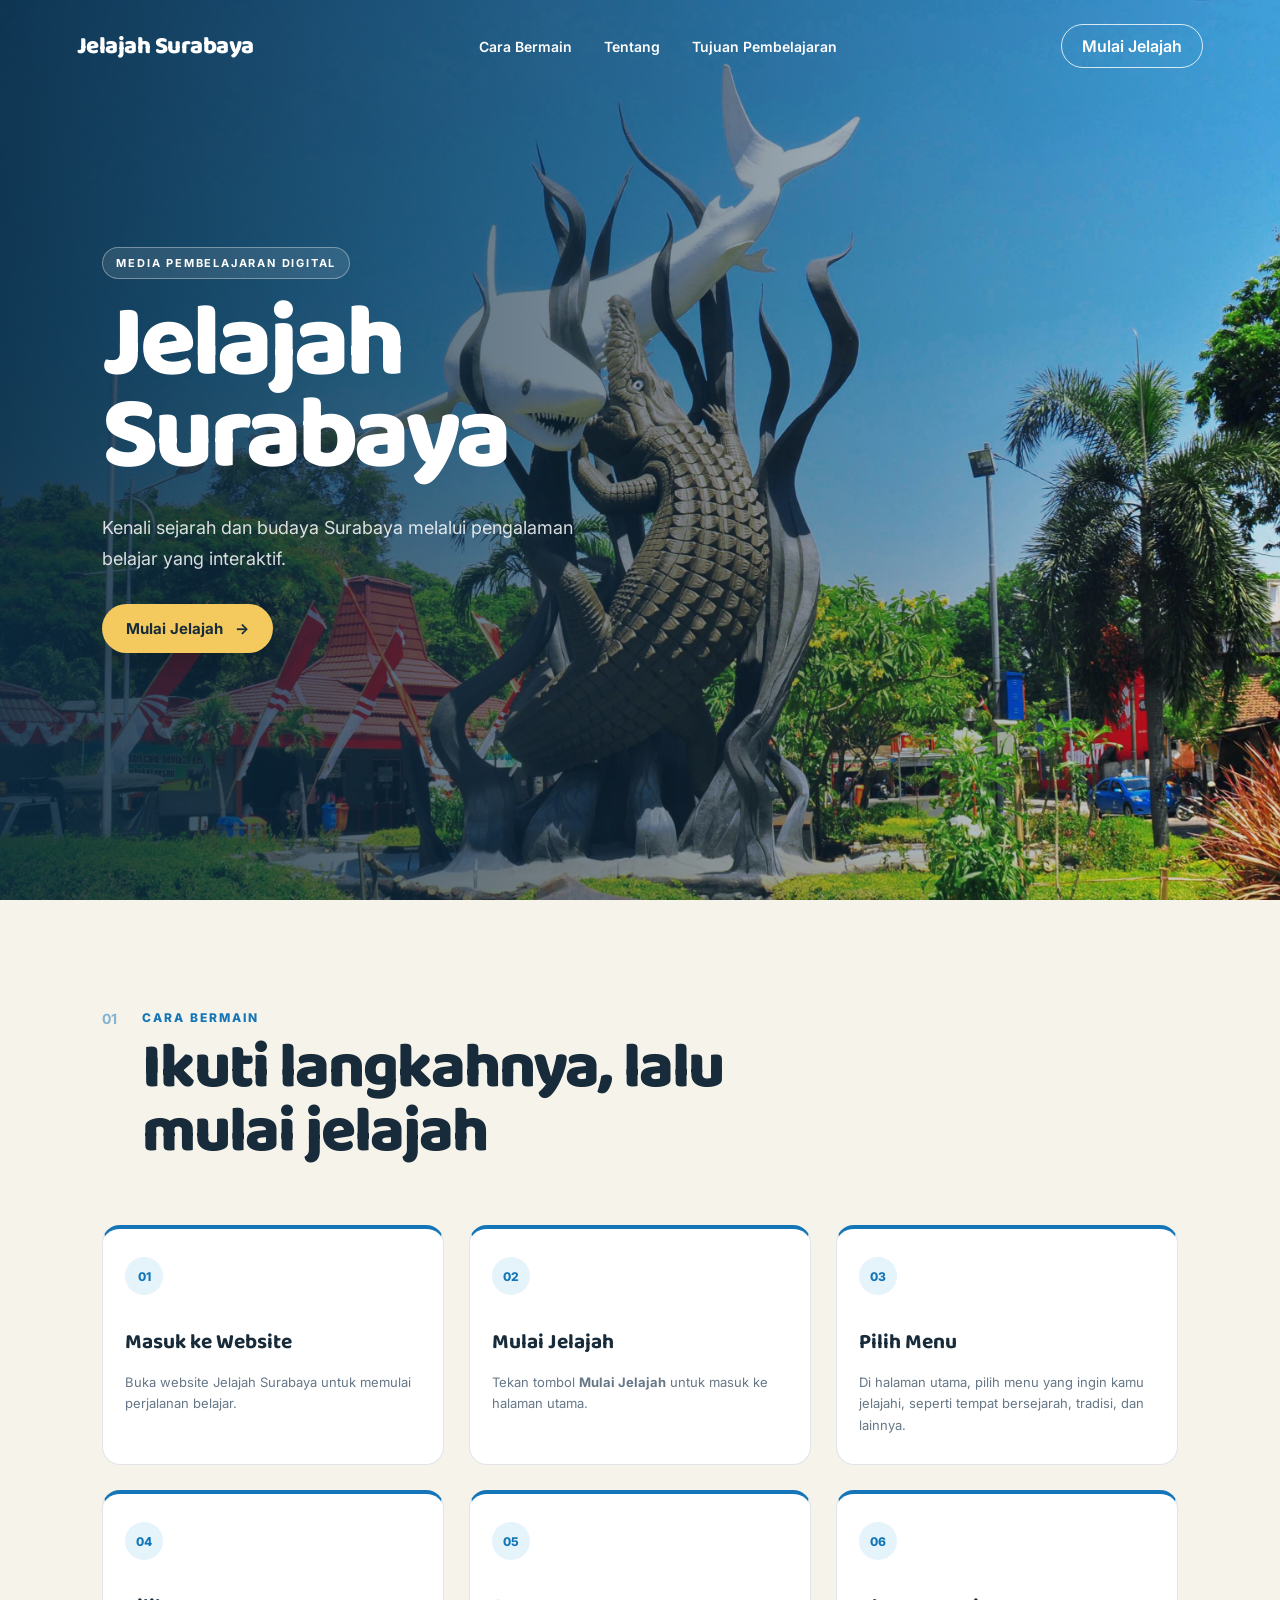
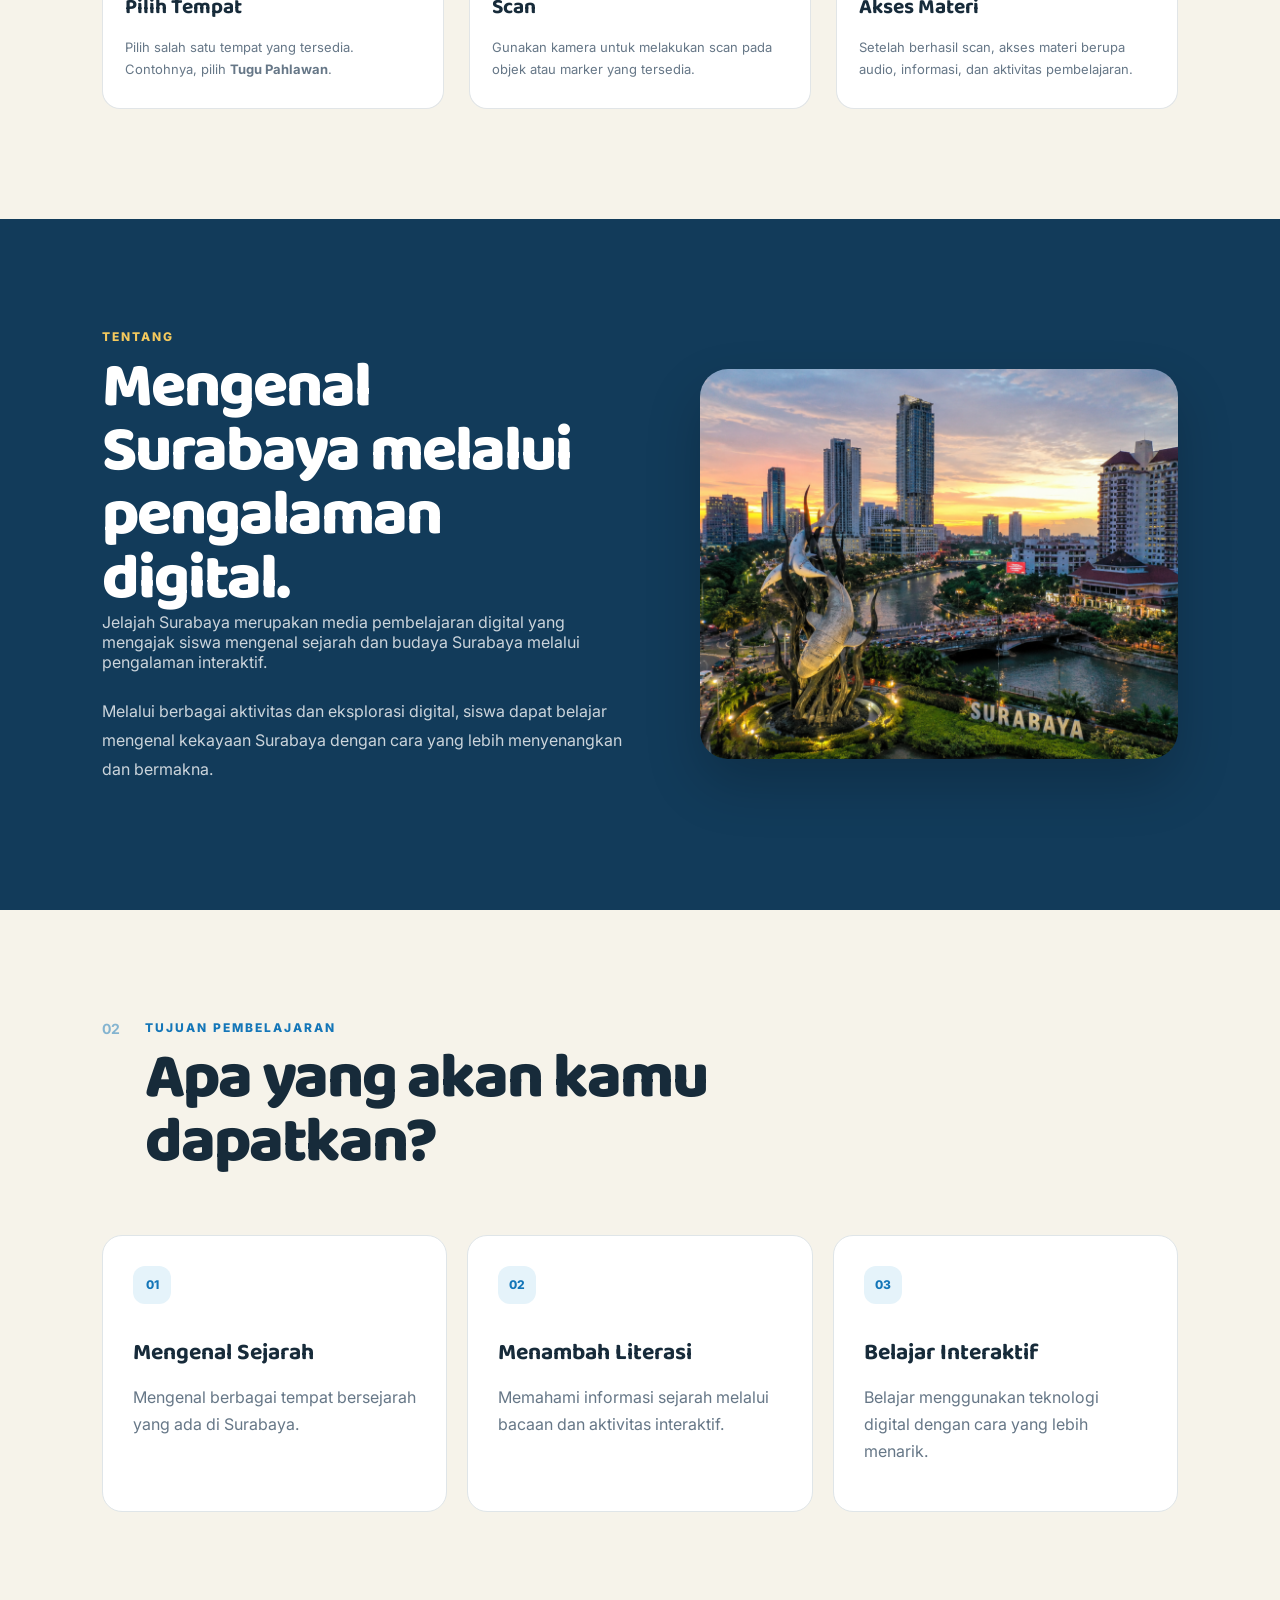
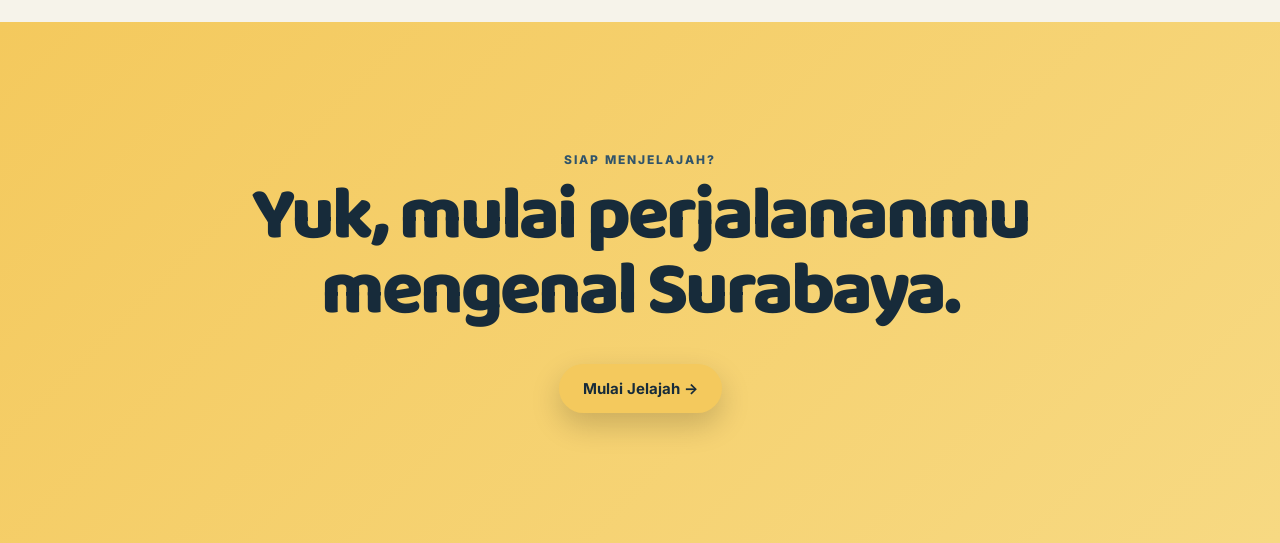
<file: index.html>
<!DOCTYPE html>
<html lang="id">
<head>
  <meta charset="UTF-8">
  <meta name="viewport" content="width=device-width, initial-scale=1.0">
  <title>Jelajah Surabaya — Etnopedagogical AR</title>
  <link rel="stylesheet" href="style.css">
</head>
<body>
  <section id="landing" class="landing">

    <!-- NAVBAR -->
    <header class="site-header">
        <div class="site-logo">
            Jelajah Surabaya
        </div>

        <nav class="site-nav">
            <a href="#cara-bermain">Cara Bermain</a>
            <a href="#tentang">Tentang</a>
            <a href="#tujuan">Tujuan Pembelajaran</a>
        </nav>
<a href="home.html">
      <button class="btn-header" data-go="home">
            Mulai Jelajah
        </button>
  
</a>
    </header>


    <!-- HERO -->
    <section class="landing-hero">

        <div class="hero-overlay"></div>

        <div class="hero-content">
            <span class="hero-label">
                MEDIA PEMBELAJARAN DIGITAL
            </span>

            <h1>
                Jelajah<br>
                Surabaya
            </h1>

            <p>
                Kenali sejarah dan budaya Surabaya
                melalui pengalaman belajar yang interaktif.
            </p>
<a href="home.html">
          <button class="hero-button" data-go="home">
                Mulai Jelajah
                <span>→</span>
            </button>
  
</a>
        </div>

    </section>


<!-- CARA BERMAIN -->
<section id="cara-bermain" class="landing-section">

    <div class="section-heading">
        <span>01</span>

        <div>
            <p class="section-label">CARA BERMAIN</p>
            <h2>Ikuti langkahnya, lalu mulai jelajah</h2>
        </div>
    </div>

    <div class="steps">

        <div class="step">
            <span>01</span>
            <h3>Masuk ke Website</h3>
            <p>
                Buka website Jelajah Surabaya untuk
                memulai perjalanan belajar.
            </p>
        </div>

        <div class="step">
            <span>02</span>
            <h3>Mulai Jelajah</h3>
            <p>
                Tekan tombol <b>Mulai Jelajah</b> untuk
                masuk ke halaman utama.
            </p>
        </div>

        <div class="step">
            <span>03</span>
            <h3>Pilih Menu</h3>
            <p>
                Di halaman utama, pilih menu yang ingin
                kamu jelajahi, seperti tempat bersejarah,
                tradisi, dan lainnya.
            </p>
        </div>

        <div class="step">
            <span>04</span>
            <h3>Pilih Tempat</h3>
            <p>
                Pilih salah satu tempat yang tersedia.
                Contohnya, pilih <b>Tugu Pahlawan</b>.
            </p>
        </div>

        <div class="step">
            <span>05</span>
            <h3>Scan</h3>
            <p>
                Gunakan kamera untuk melakukan scan
                pada objek atau marker yang tersedia.
            </p>
        </div>

        <div class="step">
            <span>06</span>
            <h3>Akses Materi</h3>
            <p>
                Setelah berhasil scan, akses materi
                berupa audio, informasi, dan aktivitas
                pembelajaran.
            </p>
        </div>

    </div>

</section>


<!-- TENTANG -->
<section id="tentang" class="landing-section about-section">

    <div class="about-text">

        <p class="section-label">TENTANG</p>

        <h2>
            Mengenal Surabaya
            melalui pengalaman digital.
        </h2>

        <p>
            Jelajah Surabaya merupakan media pembelajaran digital
            yang mengajak siswa mengenal sejarah dan budaya
            Surabaya melalui pengalaman interaktif.
        </p>

        <p>
            Melalui berbagai aktivitas dan eksplorasi digital,
            siswa dapat belajar mengenal kekayaan Surabaya
            dengan cara yang lebih menyenangkan dan bermakna.
        </p>

    </div>

    <div class="about-image">
        <img src="assets/tentang.jpg" alt="Surabaya">
    </div>

</section>



    <!-- TUJUAN -->
    <section id="tujuan" class="landing-section">

        <div class="section-heading">
            <span>02</span>

            <div>
                <p class="section-label">TUJUAN PEMBELAJARAN</p>
                <h2>Apa yang akan kamu dapatkan?</h2>
            </div>
        </div>

        <div class="goal-grid">

            <div class="goal">
                <span>01</span>
                <h3>Mengenal Sejarah</h3>
                <p>
                    Mengenal berbagai tempat bersejarah
                    yang ada di Surabaya.
                </p>
            </div>

            <div class="goal">
                <span>02</span>
                <h3>Menambah Literasi</h3>
                <p>
                    Memahami informasi sejarah melalui
                    bacaan dan aktivitas interaktif.
                </p>
            </div>

            <div class="goal">
                <span>03</span>
                <h3>Belajar Interaktif</h3>
                <p>
                    Belajar menggunakan teknologi digital
                    dengan cara yang lebih menarik.
                </p>
            </div>

        </div>

    </section>


    <!-- CTA -->
    <section class="landing-cta">

        <p class="section-label">SIAP MENJELAJAH?</p>

        <h2>
            Yuk, mulai perjalananmu
            mengenal Surabaya.
        </h2>
<a href="home.html">
      <button class="hero-button" data-go="home">
            Mulai Jelajah →
        </button>

</a>
  
    </section>

</section>
</body>
</html>
</file>
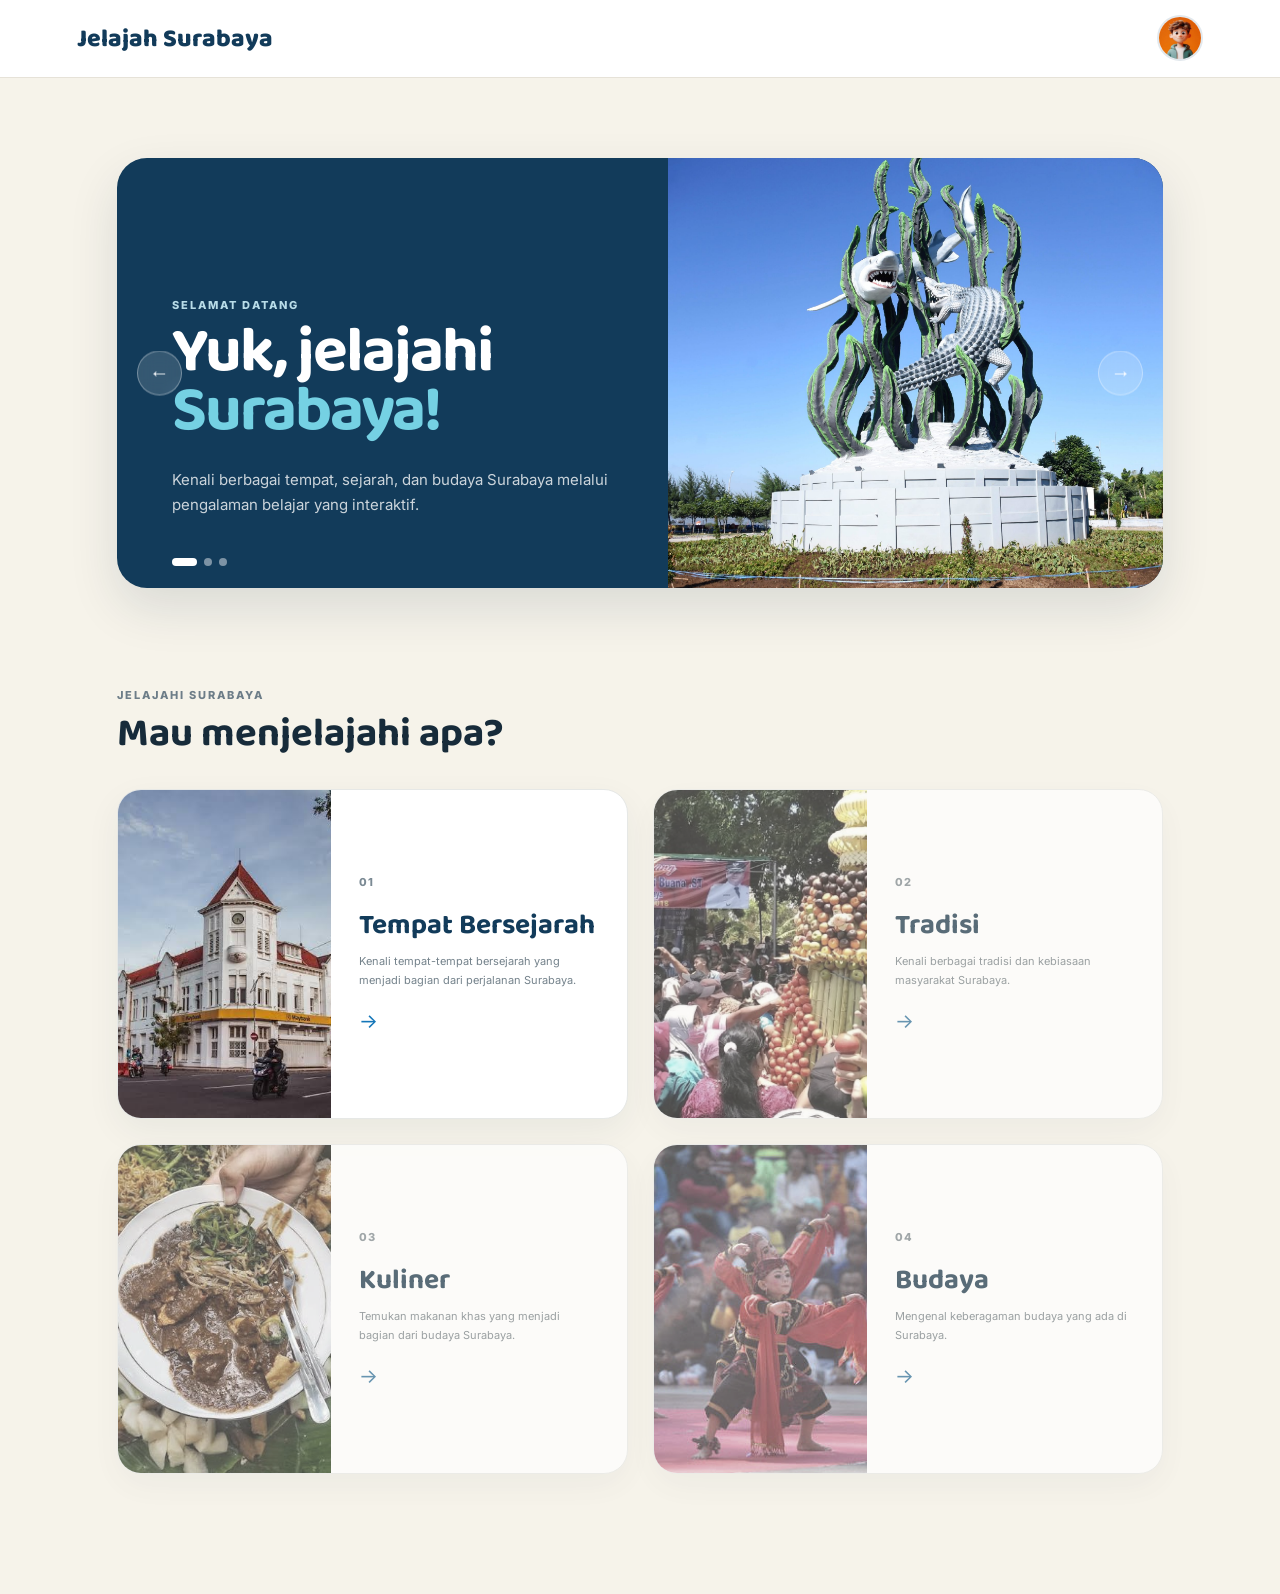
<file: home.html>
<!DOCTYPE html>
<html lang="id">
<head>
    <meta charset="UTF-8">
    <meta name="viewport" content="width=device-width, initial-scale=1.0">

    <title>Jelajah Surabaya</title>

    <link rel="stylesheet" href="home.css">

    <link rel="preconnect" href="https://fonts.googleapis.com">
    <link rel="preconnect" href="https://fonts.gstatic.com" crossorigin>

    <link href="https://fonts.googleapis.com/css2?family=Baloo+2:wght@500;600;700;800&family=Inter:wght@400;500;600;700;800&display=swap" rel="stylesheet">
</head>

<body>

    <div class="home-page">

        <!-- NAVBAR -->
        <header class="home-navbar">

            <div class="home-logo">
                Jelajah Surabaya
            </div>

            <!-- AVATAR -->
            <div class="profile-menu">

                <button class="avatar-button" id="avatarButton">
                    <img src="assets/profil.jpg" alt="Avatar">
                </button>

                <!-- DROPDOWN -->
                <div class="profile-dropdown" id="profileDropdown">

                    <div class="profile-info">
                        <img src="assets/profil.jpg" alt="Avatar">

                        <div>
                            <strong>Pengguna</strong>
                            <small>Selamat menjelajah!</small>
                        </div>
                    </div>

                    <div class="dropdown-divider"></div>

                    <a href="#">Profil</a>
                    <a href="#">Pengaturan</a>

                    <div class="dropdown-divider"></div>

                    <a href="index.html" class="logout">
                        Keluar
                    </a>

                </div>

            </div>

        </header>


        <!-- MAIN -->
        <main class="home-content">

          <!-- HERO SLIDER -->
<section class="home-slider">

    <!-- SLIDE 1 -->
    <div class="home-slide active">

        <div class="slide-content">

            <p class="home-label">
                SELAMAT DATANG
            </p>

            <h1>
                Yuk, jelajahi<br>
                <span>Surabaya!</span>
            </h1>

            <p class="welcome-description">
                Kenali berbagai tempat, sejarah, dan budaya
                Surabaya melalui pengalaman belajar yang interaktif.
            </p>

        </div>

        <div class="slide-image">
            <img src="assets/slider1.jpg" alt="Surabaya">
        </div>

    </div>


    <!-- SLIDE 2 -->
    <div class="home-slide">

        <div class="slide-content">

            <p class="home-label">
                TEMPAT BERSEJARAH
            </p>

            <h1>
                Temukan cerita<br>
                <span>Surabaya.</span>
            </h1>

            <p class="welcome-description">
                Jelajahi berbagai tempat bersejarah dan
                kenali cerita yang ada di baliknya.
            </p>

        </div>

        <div class="slide-image">
            <img src="assets/slider2.jpg" alt="Tempat Bersejarah Surabaya">
        </div>

    </div>


    <!-- SLIDE 3 -->
    <div class="home-slide">

        <div class="slide-content">

            <p class="home-label">
                BELAJAR INTERAKTIF
            </p>

            <h1>
                Belajar dengan<br>
                <span>cara berbeda.</span>
            </h1>

            <p class="welcome-description">
                Scan tempat yang kamu pilih, dengarkan audio,
                baca informasi, dan lakukan aktivitas pembelajaran.
            </p>

        </div>

        <div class="slide-image">
            <img src="assets/slider3.jpg" alt="Belajar Interaktif">
        </div>

    </div>


    <!-- SLIDER CONTROL -->
    <button class="slider-button slider-prev" id="sliderPrev">
        ←
    </button>

    <button class="slider-button slider-next" id="sliderNext">
        →
    </button>


    <!-- INDICATOR -->
    <div class="slider-indicator">

        <button class="indicator active" data-slide="0"></button>
        <button class="indicator" data-slide="1"></button>
        <button class="indicator" data-slide="2"></button>

    </div>

</section>


            <!-- CATEGORY -->
            <section class="explore-section">

                <div class="section-title">

                    <div>
                        <p class="home-label">
                            JELAJAHI SURABAYA
                        </p>

                        <h2>
                            Mau menjelajahi apa?
                        </h2>
                    </div>

                </div>


                <!-- CATEGORY GRID -->
                <div class="category-grid">

                    <!-- TEMPAT BERSEJARAH -->
                    <a href="tempat-bersejarah.html"
                       class="category-card history-card">

                        <div class="category-image">
                            <img src="assets/tempatbersejarah.jpg"
                                 alt="Tempat Bersejarah Surabaya">
                        </div>

                        <div class="category-content">

                            <span class="category-number">
                                01
                            </span>

                            <h3>
                                Tempat Bersejarah
                            </h3>

                            <p>
                                Kenali tempat-tempat bersejarah
                                yang menjadi bagian dari perjalanan Surabaya.
                            </p>

                            <span class="category-arrow">
                                →
                            </span>

                        </div>

                    </a>


                    <!-- TRADISI -->
                    <div class="category-card disabled-card">

                        <div class="category-image">
                            <img src="assets/tradisi.jpeg"
                                 alt="Tradisi Surabaya">
                        </div>

                        <div class="category-content">

                            <span class="category-number">
                                02
                            </span>

                            <h3>
                                Tradisi
                            </h3>

                            <p>
                                Kenali berbagai tradisi dan kebiasaan
                                masyarakat Surabaya.
                            </p>

                            <span class="category-arrow">
                                →
                            </span>

                        </div>

                    </div>


                    <!-- KULINER -->
                    <div class="category-card disabled-card">

                        <div class="category-image">
                            <img src="assets/kuliner.jpg"
                                 alt="Kuliner Surabaya">
                        </div>

                        <div class="category-content">

                            <span class="category-number">
                                03
                            </span>

                            <h3>
                                Kuliner
                            </h3>

                            <p>
                                Temukan makanan khas yang menjadi
                                bagian dari budaya Surabaya.
                            </p>

                            <span class="category-arrow">
                                →
                            </span>

                        </div>

                    </div>


                    <!-- BUDAYA -->
                    <div class="category-card disabled-card">

                        <div class="category-image">
                            <img src="assets/budaya.jpg"
                                 alt="Budaya Surabaya">
                        </div>

                        <div class="category-content">

                            <span class="category-number">
                                04
                            </span>

                            <h3>
                                Budaya
                            </h3>

                            <p>
                                Mengenal keberagaman budaya
                                yang ada di Surabaya.
                            </p>

                            <span class="category-arrow">
                                →
                            </span>

                        </div>

                    </div>

                </div>

            </section>

        </main>

    </div>


    <!-- DROPDOWN SCRIPT -->
    <script>

        const avatarButton = document.getElementById("avatarButton");
        const profileDropdown = document.getElementById("profileDropdown");

        avatarButton.addEventListener("click", function(event) {

            event.stopPropagation();

            profileDropdown.classList.toggle("show");

        });


        document.addEventListener("click", function() {

            profileDropdown.classList.remove("show");

        });


        const slides = document.querySelectorAll(".home-slide");
const indicators = document.querySelectorAll(".indicator");

const prevButton = document.getElementById("sliderPrev");
const nextButton = document.getElementById("sliderNext");

let currentSlide = 0;


function showSlide(index) {

    slides.forEach((slide) => {
        slide.classList.remove("active");
    });

    indicators.forEach((indicator) => {
        indicator.classList.remove("active");
    });

    slides[index].classList.add("active");
    indicators[index].classList.add("active");

    currentSlide = index;
}


nextButton.addEventListener("click", () => {

    let nextSlide = currentSlide + 1;

    if (nextSlide >= slides.length) {
        nextSlide = 0;
    }

    showSlide(nextSlide);

});


prevButton.addEventListener("click", () => {

    let prevSlide = currentSlide - 1;

    if (prevSlide < 0) {
        prevSlide = slides.length - 1;
    }

    showSlide(prevSlide);

});


indicators.forEach((indicator, index) => {

    indicator.addEventListener("click", () => {
        showSlide(index);
    });

});
    </script>

</body>
</html>
</file>
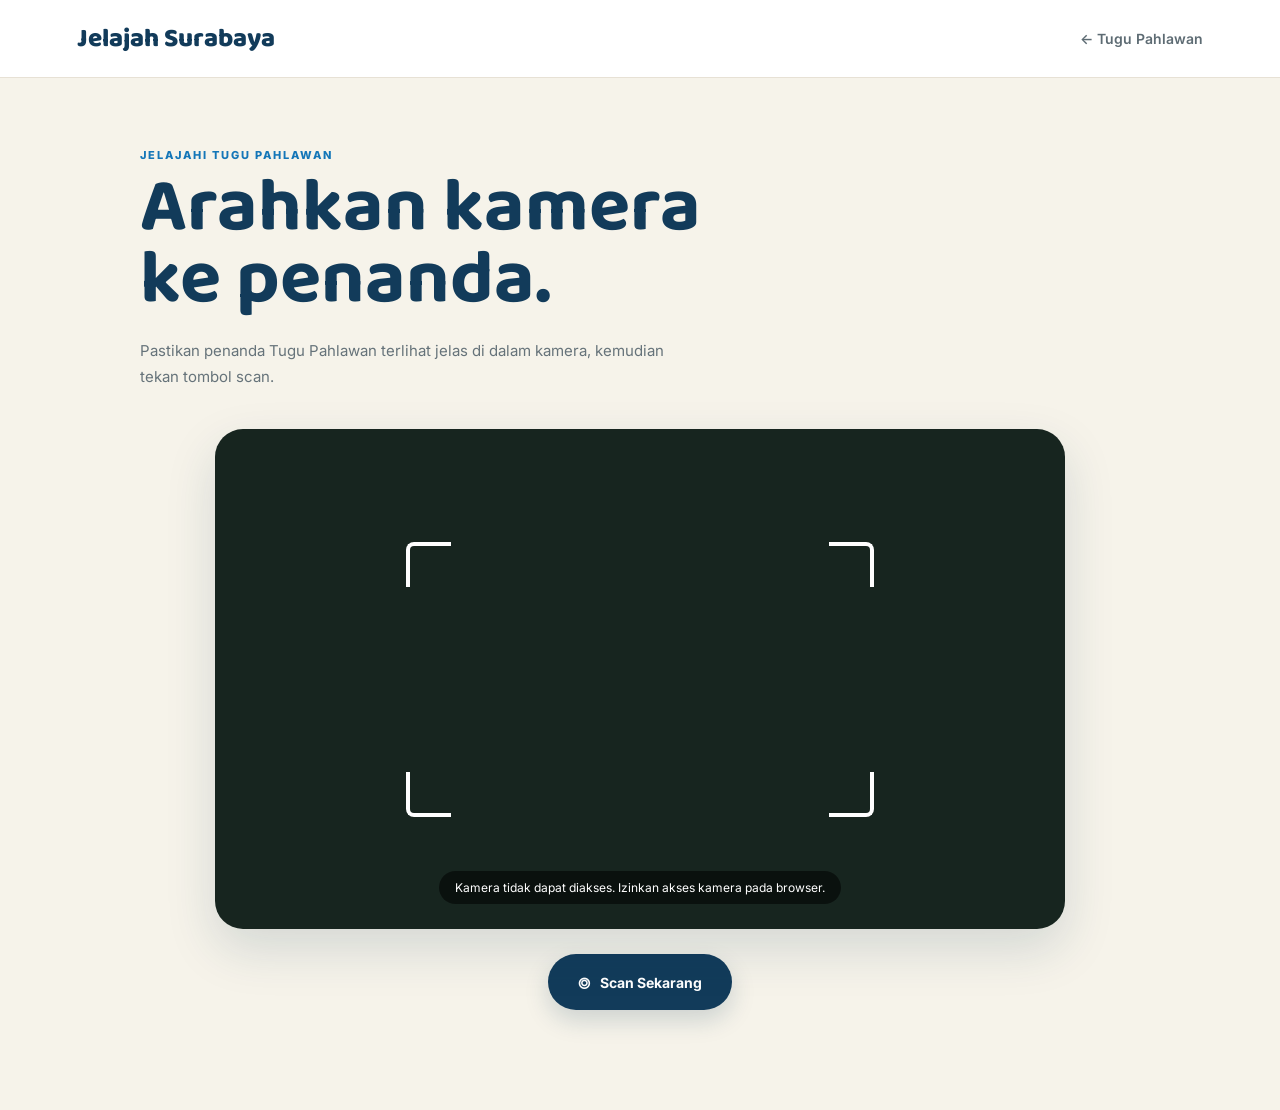
<file: scan.html>
<!DOCTYPE html>
<html lang="id">
<head>
    <meta charset="UTF-8">
    <meta name="viewport" content="width=device-width, initial-scale=1.0">

    <title>Scan Tugu Pahlawan — Jelajah Surabaya</title>

    <link rel="stylesheet" href="scan.css">

    <link rel="preconnect" href="https://fonts.googleapis.com">
    <link rel="preconnect" href="https://fonts.gstatic.com" crossorigin>

    <link href="https://fonts.googleapis.com/css2?family=Baloo+2:wght@500;600;700;800&family=Inter:wght@400;500;600;700;800&display=swap" rel="stylesheet">
</head>

<body>

<div class="scan-page">

    <!-- NAVBAR -->
    <header class="scan-navbar">

        <a href="tugu-pahlawan.html" class="scan-logo">
            Jelajah Surabaya
        </a>

        <a href="tugu-pahlawan.html" class="back-link">
            ← Tugu Pahlawan
        </a>

    </header>


    <!-- CONTENT -->
    <main class="scan-content">

        <div class="scan-heading">

            <p class="section-label">JELAJAHI TUGU PAHLAWAN</p>

            <h1>
                Arahkan kamera<br>
                ke penanda.
            </h1>

            <p>
                Pastikan penanda Tugu Pahlawan terlihat
                jelas di dalam kamera, kemudian tekan
                tombol scan.
            </p>

        </div>


        <!-- CAMERA -->
        <section class="camera-section">

            <div class="camera-box">

                <video id="camera" autoplay playsinline></video>

                <div class="camera-overlay">

                    <div class="scan-frame">

                        <span class="corner top-left"></span>
                        <span class="corner top-right"></span>
                        <span class="corner bottom-left"></span>
                        <span class="corner bottom-right"></span>

                    </div>

                </div>

                <div id="cameraMessage" class="camera-message">
                    Mengaktifkan kamera...
                </div>

            </div>


            <!-- BUTTON -->
            <button id="scanButton" class="scan-button">
                <span class="scan-icon">⌾</span>
                Scan Sekarang
            </button>


            <!-- RESULT -->
            <div id="scanResult" class="scan-result">

                <div class="result-icon">
                    ✓
                </div>

                <div>
                    <span>SCAN BERHASIL</span>

                    <h2>
                        Tugu Pahlawan ditemukan!
                    </h2>

                    <p>
                        Kamu siap melanjutkan perjalanan
                        untuk mengenal sejarah Tugu Pahlawan.
                    </p>
                </div>

                <a href="materi-tugu-pahlawan.html" class="result-button">
                    Lanjut ke Materi →
                </a>

            </div>

        </section>

    </main>

</div>
<!-- =========================
     MODAL HASIL SCAN / AR
========================= -->

<div id="arModal" class="ar-modal">

    <div class="ar-modal-box">

        <button id="closeArModal" class="close-ar">
            ×
        </button>


        <div class="ar-modal-header">

            <p class="section-label">
                AR BERHASIL
            </p>

            <h2>
                Tugu Pahlawan ditemukan!
            </h2>

            <p>
                Yuk, amati model 3D Tugu Pahlawan
                sebelum melanjutkan ke materi.
            </p>

        </div>


        <!-- MODEL 3D -->
        <div class="ar-model">

            <div class="sketchfab-embed-wrapper">

                <iframe
                    title="Monumen Tugu Pahlawan Dan Museum 10 November"
                    frameborder="0"
                    allowfullscreen
                    mozallowfullscreen="true"
                    webkitallowfullscreen="true"
                    allow="autoplay; fullscreen; xr-spatial-tracking"
                    xr-spatial-tracking
                    execution-while-out-of-viewport
                    execution-while-not-rendered
                    web-share
                    src="https://sketchfab.com/models/579a8c8fed9e4b4294cf831c47aed1bb/embed">
                </iframe>

            </div>

        </div>


        <!-- MODAL FOOTER -->
        <div class="ar-modal-footer">

            <p>
                Putar dan perbesar model untuk mengamatinya.
            </p>

            <a
                href="materi-tugu-pahlawan.html"
                class="continue-button">
                Lanjut ke Materi →
            </a>

        </div>

    </div>

</div>

<script src="scan.js"></script>

</body>
</html>
</file>
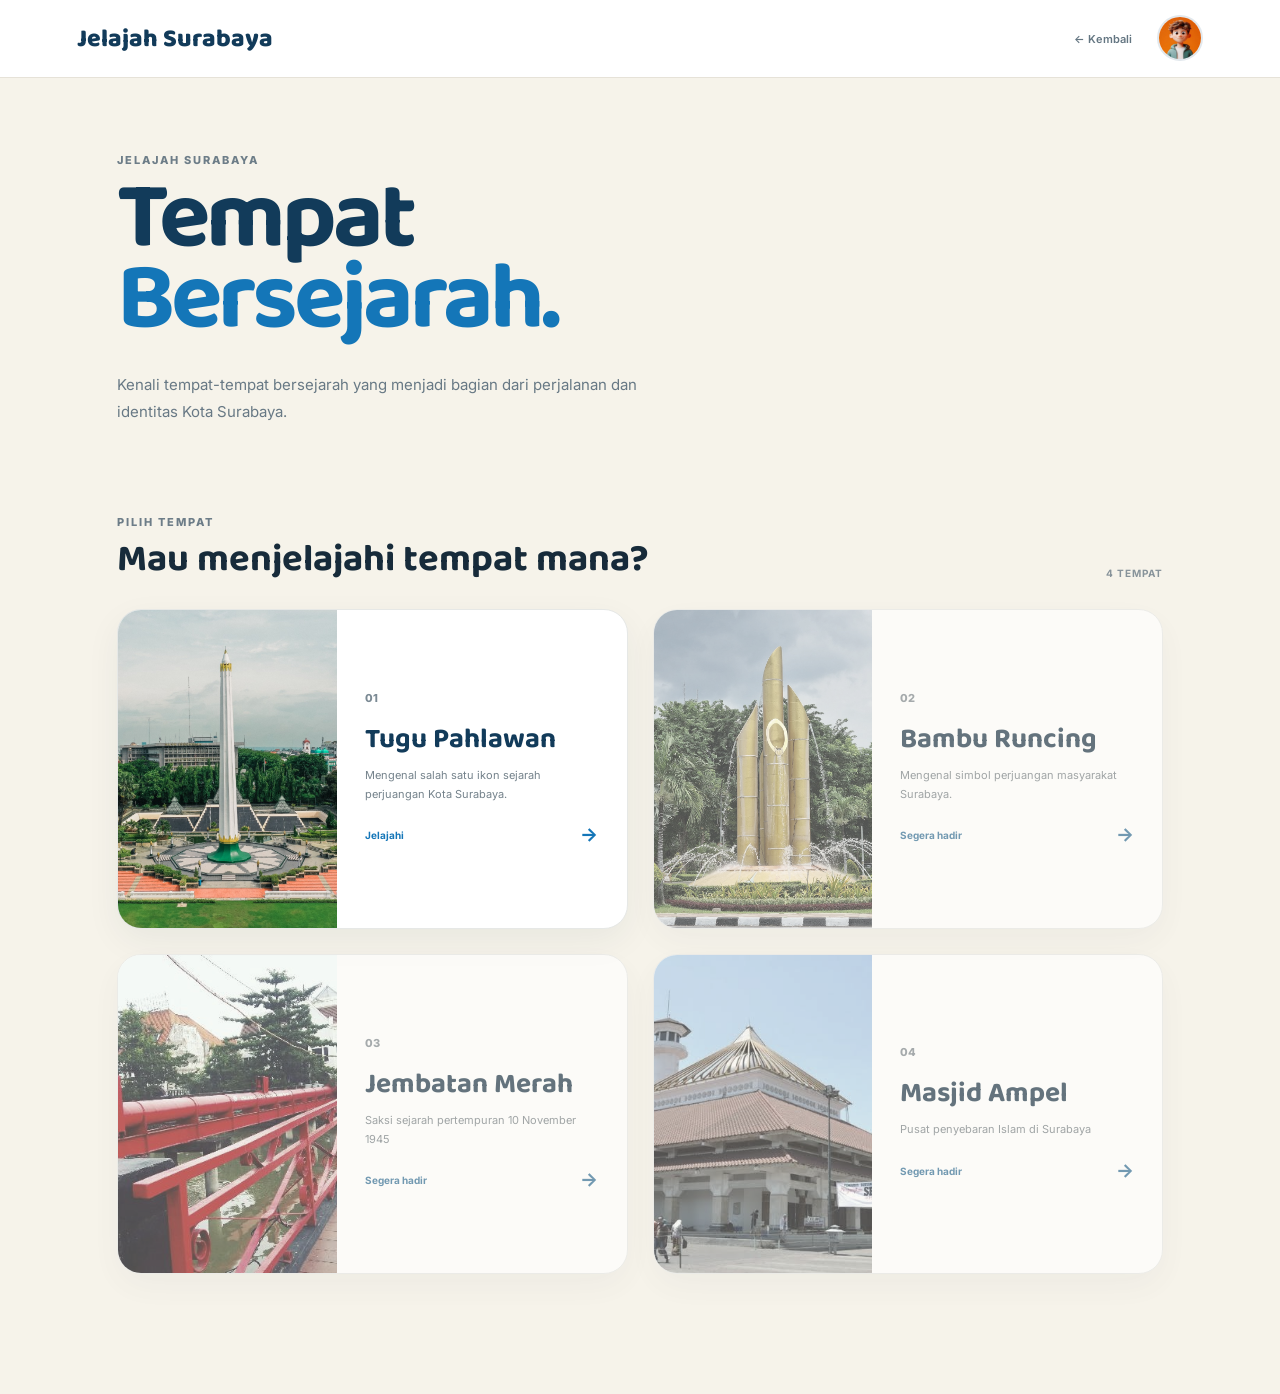
<file: tempat-bersejarah.html>
<!DOCTYPE html>
<html lang="id">

<head>

    <meta charset="UTF-8">

    <meta name="viewport"
          content="width=device-width, initial-scale=1.0">

    <title>Tempat Bersejarah — Jelajah Surabaya</title>

    <link rel="stylesheet"
          href="tempat-bersejarah.css">

    <link rel="preconnect"
          href="https://fonts.googleapis.com">

    <link rel="preconnect"
          href="https://fonts.gstatic.com"
          crossorigin>

    <link href="https://fonts.googleapis.com/css2?family=Baloo+2:wght@500;600;700;800&family=Inter:wght@400;500;600;700;800&display=swap"
          rel="stylesheet">

</head>


<body>

<div class="history-page">


    <!-- NAVBAR -->

    <header class="history-navbar">

        <a href="home.html"
           class="history-logo">

            Jelajah Surabaya

        </a>


        <div class="history-nav-right">

            <a href="home.html"
               class="back-home">

                ← Kembali

            </a>


            <div class="profile-menu">

                <button class="avatar-button"
                        id="avatarButton">

                    <img src="assets/profil.jpg"
                         alt="Avatar">

                </button>


                <div class="profile-dropdown"
                     id="profileDropdown">


                    <div class="profile-info">

                        <img src="assets/profil.jpg"
                             alt="Avatar">

                        <div>

                            <strong>Pengguna</strong>

                            <small>
                                Selamat menjelajah!
                            </small>

                        </div>

                    </div>


                    <div class="dropdown-divider"></div>


                    <a href="#">
                        Profil
                    </a>

                    <a href="#">
                        Pengaturan
                    </a>


                    <div class="dropdown-divider"></div>


                    <a href="index.html"
                       class="logout">

                        Keluar

                    </a>

                </div>

            </div>

        </div>

    </header>



    <!-- CONTENT -->

    <main class="history-content">


        <!-- HEADER -->

        <section class="history-heading">

            <p class="history-label">
                JELAJAH SURABAYA
            </p>

            <h1>
                Tempat<br>
                <span>Bersejarah.</span>
            </h1>

            <p class="history-description">

                Kenali tempat-tempat bersejarah
                yang menjadi bagian dari perjalanan
                dan identitas Kota Surabaya.

            </p>

        </section>



        <!-- PLACE LIST -->

        <section class="place-section">


            <div class="place-section-title">

                <div>

                    <p class="history-label">
                        PILIH TEMPAT
                    </p>

                    <h2>
                        Mau menjelajahi tempat mana?
                    </h2>

                </div>

                <span class="place-count">
                    4 TEMPAT
                </span>

            </div>



            <div class="place-grid">


                <!-- TUGU PAHLAWAN -->

                <a href="tugu-pahlawan.html"
                   class="place-card active-place">


                    <div class="place-image">

                        <img src="assets/tugu-pahlawan.jpeg"
                             alt="Tugu Pahlawan">

                    </div>


                    <div class="place-content">

                        <span class="place-number">
                            01
                        </span>

                        <h3>
                            Tugu Pahlawan
                        </h3>

                        <p>
                            Mengenal salah satu ikon
                            sejarah perjuangan Kota Surabaya.
                        </p>


                        <div class="place-footer">

                            <span>
                                Jelajahi
                            </span>

                            <strong>
                                →
                            </strong>

                        </div>

                    </div>

                </a>



                <!-- BAMBU RUNCING -->

                <div class="place-card disabled-place">

                    <div class="place-image">

                        <img src="assets/bambu-runcing.jpg"
                             alt="Monumen Bambu Runcing">

                    </div>


                    <div class="place-content">

                        <span class="place-number">
                            02
                        </span>

                        <h3>
                            Bambu Runcing
                        </h3>

                        <p>
                            Mengenal simbol perjuangan
                            masyarakat Surabaya.
                        </p>


                        <div class="place-footer">

                            <span>
                                Segera hadir
                            </span>

                            <strong>
                                →
                            </strong>

                        </div>

                    </div>

                </div>



                <!-- SIOLA -->

                <div class="place-card disabled-place">

                    <div class="place-image">

                        <img src="assets/jembatan-merah.jpg"
                             alt="Jembatan merah">

                    </div>


                    <div class="place-content">

                        <span class="place-number">
                            03
                        </span>

                        <h3>
                            Jembatan Merah
                        </h3>

                        <p>
                            Saksi sejarah pertempuran 10 November 1945
                        </p>


                        <div class="place-footer">

                            <span>
                                Segera hadir
                            </span>

                            <strong>
                                →
                            </strong>

                        </div>

                    </div>

                </div>



                <!-- HOUSE OF SAMPOERNA -->

                <div class="place-card disabled-place">

                    <div class="place-image">

                        <img src="assets/masjid-ampel.jpg"
                             alt="House of Sampoerna">

                    </div>


                    <div class="place-content">

                        <span class="place-number">
                            04
                        </span>

                        <h3>
                            Masjid Ampel
                        </h3>

                        <p>
                            Pusat penyebaran Islam di Surabaya
                        </p>


                        <div class="place-footer">

                            <span>
                                Segera hadir
                            </span>

                            <strong>
                                →
                            </strong>

                        </div>

                    </div>

                </div>


            </div>

        </section>


    </main>

</div>



<script>

const avatarButton =
    document.getElementById("avatarButton");

const profileDropdown =
    document.getElementById("profileDropdown");


avatarButton.addEventListener("click", function(event) {

    event.stopPropagation();

    profileDropdown.classList.toggle("show");

});


document.addEventListener("click", function() {

    profileDropdown.classList.remove("show");

});

</script>


</body>

</html>
</file>
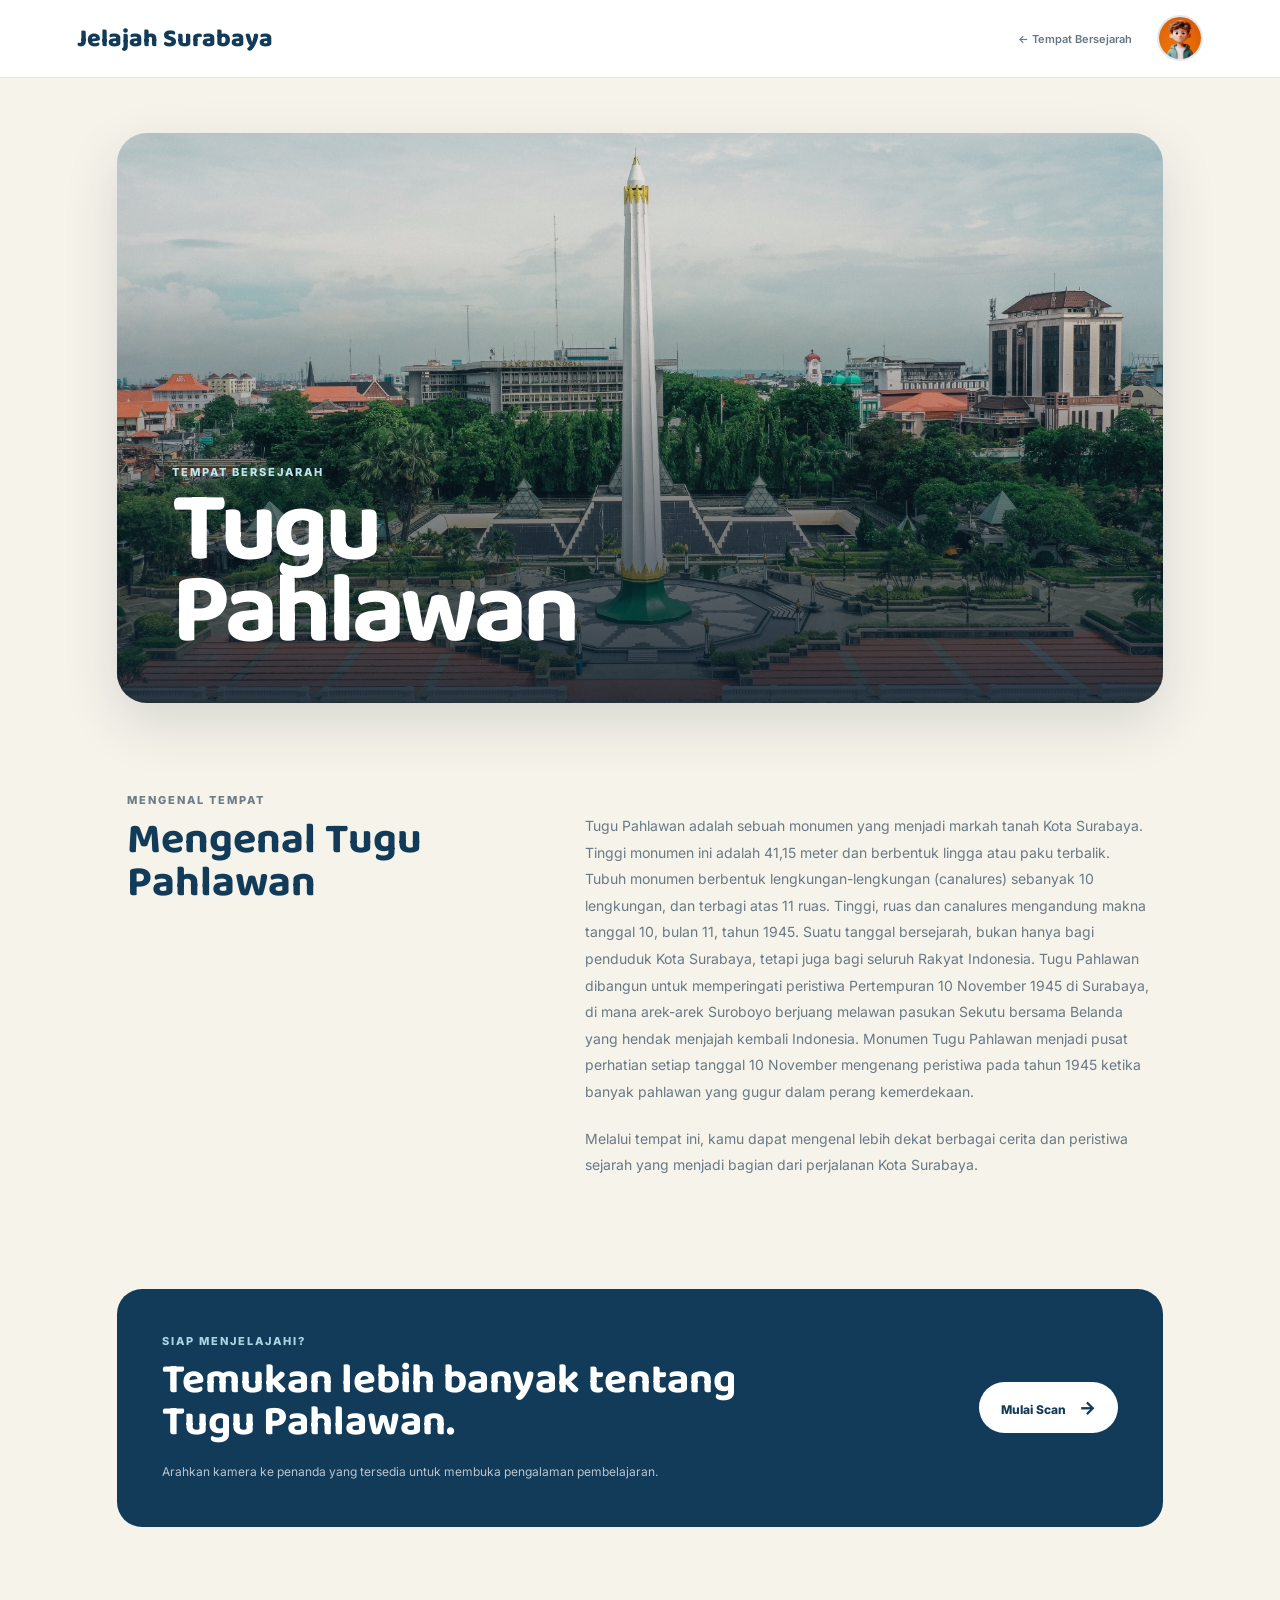
<file: tugu-pahlawan.html>
<!DOCTYPE html>
<html lang="id">

<head>
    <meta charset="UTF-8">

    <meta name="viewport"
          content="width=device-width, initial-scale=1.0">

    <title>Tugu Pahlawan — Jelajah Surabaya</title>

    <link rel="stylesheet"
          href="tugu-pahlawan.css">

    <link rel="preconnect"
          href="https://fonts.googleapis.com">

    <link rel="preconnect"
          href="https://fonts.gstatic.com"
          crossorigin>

    <link href="https://fonts.googleapis.com/css2?family=Baloo+2:wght@500;600;700;800&family=Inter:wght@400;500;600;700;800&display=swap"
          rel="stylesheet">
</head>


<body>

<div class="monument-page">


    <!-- NAVBAR -->

    <header class="monument-navbar">

        <a href="home.html"
           class="monument-logo">
            Jelajah Surabaya
        </a>


        <div class="monument-nav-right">

            <a href="tempat-bersejarah.html"
               class="back-link">
                ← Tempat Bersejarah
            </a>


            <div class="profile-menu">

                <button class="avatar-button"
                        id="avatarButton">

                    <img src="assets/profil.jpg"
                         alt="Avatar">

                </button>


                <div class="profile-dropdown"
                     id="profileDropdown">

                    <div class="profile-info">

                        <img src="assets/profil.jpg"
                             alt="Avatar">

                        <div>
                            <strong>Pengguna</strong>
                            <small>Selamat menjelajah!</small>
                        </div>

                    </div>


                    <div class="dropdown-divider"></div>

                    <a href="#">Profil</a>

                    <a href="#">Pengaturan</a>

                    <div class="dropdown-divider"></div>

                    <a href="index.html"
                       class="logout">
                        Keluar
                    </a>

                </div>

            </div>

        </div>

    </header>



    <!-- MAIN -->

    <main class="monument-content">


        <!-- HERO -->

        <section class="monument-hero">

            <img src="assets/tugu-pahlawan.jpeg"
                 alt="Tugu Pahlawan">

            <div class="hero-overlay"></div>


            <div class="hero-text">

                <p>
                    TEMPAT BERSEJARAH
                </p>

                <h1>
                    Tugu<br>
                    Pahlawan
                </h1>

            </div>

        </section>



        <!-- INFORMATION -->

        <section class="monument-info">


            <div class="info-intro">

                <p class="section-label">
                    MENGENAL TEMPAT
                </p>

                <h2>
                    Mengenal Tugu Pahlawan
                </h2>

            </div>


            <div class="info-content">

                <p>
                    Tugu Pahlawan adalah sebuah monumen yang menjadi markah tanah Kota Surabaya. Tinggi monumen ini adalah 41,15 meter dan berbentuk lingga atau paku terbalik. Tubuh monumen berbentuk lengkungan-lengkungan (canalures) sebanyak 10 lengkungan, dan terbagi atas 11 ruas. Tinggi, ruas dan canalures mengandung makna tanggal 10, bulan 11, tahun 1945. Suatu tanggal bersejarah, bukan hanya bagi penduduk Kota Surabaya, tetapi juga bagi seluruh Rakyat Indonesia. Tugu Pahlawan dibangun untuk memperingati peristiwa Pertempuran 10 November 1945 di Surabaya, di mana arek-arek Suroboyo berjuang melawan pasukan Sekutu bersama Belanda yang hendak menjajah kembali Indonesia. Monumen Tugu Pahlawan menjadi pusat perhatian setiap tanggal 10 November mengenang peristiwa pada tahun 1945 ketika banyak pahlawan yang gugur dalam perang kemerdekaan.
                </p>

                <p>
                    Melalui tempat ini, kamu dapat mengenal
                    lebih dekat berbagai cerita dan peristiwa
                    sejarah yang menjadi bagian dari perjalanan
                    Kota Surabaya.
                </p>

            </div>

        </section>



        <!-- SCAN CTA -->

        <section class="scan-cta">

            <div class="scan-cta-text">

                <p class="section-label">
                    SIAP MENJELAJAHI?
                </p>

                <h2>
                    Temukan lebih banyak
                    tentang Tugu Pahlawan.
                </h2>

                <p>
                    Arahkan kamera ke penanda yang tersedia
                    untuk membuka pengalaman pembelajaran.
                </p>

            </div>


            <a href="scan.html"
               class="scan-button">

                Mulai Scan

                <span>→</span>

            </a>

        </section>


    </main>

</div>



<script>

const avatarButton =
    document.getElementById("avatarButton");

const profileDropdown =
    document.getElementById("profileDropdown");


avatarButton.addEventListener("click", function(event) {

    event.stopPropagation();

    profileDropdown.classList.toggle("show");

});


document.addEventListener("click", function() {

    profileDropdown.classList.remove("show");

});

</script>

</body>
</html>
</file>
<file: style.css>
@import url('https://fonts.googleapis.com/css2?family=Baloo+2:wght@500;600;700;800&family=Inter:wght@400;500;600;700;800&display=swap');

:root{
  --navy:#14253d;--blue:#1476b8;--cyan:#4bb7d8;--cream:#f8f6ef;
  --muted:#718096;--line:#e8eaf0;--shadow:0 20px 55px rgba(19,43,72,.12);
}
*{box-sizing:border-box}
html,body{margin:0;min-height:100%;background:#e9edf2;color:var(--navy);font-family:Inter,system-ui,sans-serif}
button,input{font:inherit}button{cursor:pointer;border:0}
.app-shell{width:min(1180px,100%);min-height:100vh;background:#fff;position:relative;margin:auto;overflow:hidden}
.screen{display:none;animation:appear .35s ease}.screen.active{display:block}
@keyframes appear{from{opacity:0;transform:translateY(10px)}to{opacity:1;transform:none}}
#app{display:none}.app-shell.app-started #app{display:block}.app-shell.app-started .landing{display:none}
.landing{min-height:100vh;position:relative;color:#fff;overflow:hidden;background:#16283d}
.landing-bg{position:absolute;inset:0;background:linear-gradient(110deg,rgba(7,26,46,.9),rgba(10,42,66,.48)),url('assets/hero.jpg') center/cover;transform:scale(1.03)}
.landing-overlay{position:absolute;inset:0;background:radial-gradient(circle at 75% 25%,rgba(92,213,239,.32),transparent 28%),linear-gradient(0deg,rgba(5,18,31,.65),transparent 60%)}
.landing-content{position:relative;z-index:2;min-height:100vh;padding:34px clamp(25px,7vw,80px);display:flex;flex-direction:column}
.top-brand{display:flex;align-items:center;gap:10px;font-weight:700;font-size:14px}.brand-dot{width:40px;height:40px;border-radius:13px;background:rgba(255,255,255,.14);border:1px solid rgba(255,255,255,.3);display:grid;place-items:center;font-weight:800}
.landing-main{max-width:590px;margin:auto 0;padding:50px 0 60px}.pill{display:inline-block;padding:8px 13px;border:1px solid rgba(255,255,255,.35);background:rgba(255,255,255,.09);border-radius:30px;font-size:10px;letter-spacing:.13em;font-weight:800}.landing h1{font-family:'Baloo 2',sans-serif;font-size:clamp(64px,9vw,110px);line-height:.77;margin:25px 0 25px;letter-spacing:-3px}.landing h1 em{font-style:normal;color:#8ee8f2}.landing-main p{max-width:490px;color:rgba(255,255,255,.78);line-height:1.7;font-size:15px;margin-bottom:28px}
.start-btn{padding:15px 22px;border-radius:15px;background:#fff;color:var(--navy);font-weight:800;display:flex;gap:35px;align-items:center;box-shadow:0 15px 30px rgba(0,0,0,.18);transition:.2s}.start-btn:hover{transform:translateY(-3px)}.landing-links{display:flex;flex-wrap:wrap;gap:8px;margin-top:17px}.landing-links button{background:rgba(255,255,255,.08);border:1px solid rgba(255,255,255,.22);color:#fff;padding:9px 13px;border-radius:12px;font-size:11px}.landing-footer{font-size:10px;color:rgba(255,255,255,.6);letter-spacing:.05em}

.topbar{height:72px;padding:12px 28px;display:flex;align-items:center;justify-content:space-between;border-bottom:1px solid var(--line);position:sticky;top:0;background:rgba(255,255,255,.95);backdrop-filter:blur(16px);z-index:20}.brand{display:flex;gap:11px;align-items:center}.brand-mark{width:40px;height:40px;border-radius:12px;background:linear-gradient(135deg,#126da8,#49bdd6);color:#fff;display:grid;place-items:center;font-weight:800}.brand strong{display:block;font-size:13px}.brand small{display:block;color:var(--muted);font-size:9px;margin-top:2px}.icon-btn,.round-btn,.back-btn,.help-btn{background:#f2f5f8;color:var(--navy);width:38px;height:38px;border-radius:50%}.back-btn{font-size:28px;line-height:1}
main{padding:30px 30px 110px}.eyebrow{font-size:9px;letter-spacing:.13em;color:#6480a1;font-weight:800}h2,h3,p{margin-top:0}h2{font-size:28px;margin:5px 0 0}h3{font-size:19px}
.welcome{display:flex;justify-content:space-between;align-items:center;margin-bottom:22px}.welcome h2{font-family:'Baloo 2';font-size:32px;line-height:1.05}.profile-mini{width:45px;height:45px;border-radius:15px;background:#eef5f9;display:grid;place-items:center}
.hero-banner{height:270px;border-radius:27px;overflow:hidden;position:relative;box-shadow:var(--shadow);margin-bottom:28px}.hero-banner img{width:100%;height:100%;object-fit:cover;filter:brightness(.68)}.hero-overlay{position:absolute;inset:0;padding:32px;display:flex;justify-content:space-between;align-items:flex-end;color:#fff}.hero-copy span{font-size:9px;letter-spacing:.14em;font-weight:800;color:#bfeaf1}.hero-copy h3{font-family:'Baloo 2';font-size:31px;line-height:1.05;margin:8px 0}.hero-copy p{font-size:11px;color:rgba(255,255,255,.8);margin:0}.circle-arrow{width:49px;height:49px;border-radius:50%;background:#fff;color:var(--navy);font-size:20px}
.section-title{display:flex;align-items:center;justify-content:space-between;margin:0 0 13px}.section-title h3{margin:0;font-size:16px}.section-title span{font-size:10px;color:var(--muted)}
.feature-grid{display:grid;grid-template-columns:repeat(4,1fr);gap:12px}.feature-card{min-height:142px;border-radius:21px;padding:17px;text-align:left;display:flex;flex-direction:column;position:relative;transition:.2s}.feature-card.clickable:hover{transform:translateY(-4px);box-shadow:var(--shadow)}.feature-icon{font-size:28px;margin-bottom:auto}.feature-card b{font-size:13px;line-height:1.15}.feature-card small{font-size:9px;margin-top:8px;color:#68758a}.feature-card i{position:absolute;right:13px;top:13px;font-style:normal;font-size:12px}.blue{background:#e7f4fc}.orange{background:#fff0df}.green{background:#e8f6e9}.purple{background:#eeeafd}.disabled{filter:saturate(.72);opacity:.82}
.learning-goal{margin-top:18px;border:1px solid var(--line);border-radius:19px;padding:15px;display:flex;align-items:center;gap:12px;background:#fff}.goal-icon{width:40px;height:40px;background:#eef6ff;border-radius:12px;display:grid;place-items:center}.learning-goal div{flex:1}.learning-goal b{font-size:12px}.learning-goal p{font-size:10px;color:var(--muted);line-height:1.5;margin:4px 0 0}.learning-goal button{background:none;font-size:19px;color:#7790a9}
.page-head,.detail-head{display:flex;align-items:center;gap:13px;margin-bottom:23px}.page-head>div,.detail-head span{flex:1}.detail-head span{text-align:center;font-weight:700;font-size:12px}.search-box{height:47px;border:1px solid var(--line);border-radius:14px;display:flex;align-items:center;padding:0 14px;gap:9px;margin-bottom:12px}.search-box span{font-size:21px;color:#8591a4}.search-box input{border:0;outline:0;width:100%;font-size:12px}.chips{display:flex;gap:7px;overflow:auto;margin-bottom:19px}.chip{white-space:nowrap;padding:8px 13px;border-radius:18px;background:#f1f3f6;color:#717d90;font-size:10px}.chip.active{background:#dff1f7;color:#0b6a9e;font-weight:700}
.featured-place{height:215px;border-radius:22px;overflow:hidden;position:relative;box-shadow:var(--shadow);cursor:pointer;margin-bottom:23px}.featured-place img{width:100%;height:100%;object-fit:cover;filter:brightness(.68)}.featured-info{position:absolute;left:24px;bottom:21px;color:#fff}.featured-info span{font-size:8px;letter-spacing:.12em;color:#c9f3f6;font-weight:800}.featured-info h3{font-family:'Baloo 2';font-size:28px;margin:4px 0}.featured-info p{font-size:10px;margin-bottom:8px;color:rgba(255,255,255,.8)}.featured-info button{background:rgba(255,255,255,.16);border:1px solid rgba(255,255,255,.35);color:#fff;border-radius:10px;padding:8px 12px;font-size:10px}
.material-list{display:grid;grid-template-columns:1fr 1fr;gap:10px}.material-item{display:grid;grid-template-columns:62px 1fr 15px;gap:11px;align-items:center;text-align:left;padding:9px;border:1px solid var(--line);background:#fff;border-radius:16px;transition:.2s}.material-item:hover{border-color:#b9d9e8;box-shadow:0 8px 25px rgba(20,70,100,.07)}.material-item img{width:62px;height:62px;object-fit:cover;border-radius:12px}.material-item b{font-size:11px;display:block}.material-item small{font-size:9px;color:var(--muted);line-height:1.35;display:block;margin-top:4px}.material-item i{font-size:21px;color:#9aa5b3;font-style:normal}
.detail-hero{height:340px;border-radius:25px;overflow:hidden;position:relative}.detail-hero img{width:100%;height:100%;object-fit:cover}.detail-gradient{position:absolute;inset:0;background:linear-gradient(0deg,rgba(9,26,44,.86),transparent 60%)}.detail-title{position:absolute;left:25px;bottom:23px;color:#fff}.detail-title span{font-size:8px;letter-spacing:.12em;color:#bfeaf1;font-weight:800}.detail-title h2{font-family:'Baloo 2';font-size:34px;margin:4px 0}.detail-body{padding:20px 4px}.quick-tags{display:flex;gap:7px;flex-wrap:wrap;margin-bottom:12px}.quick-tags span{padding:7px 10px;background:#f1f5f8;border-radius:10px;font-size:9px;color:#647287}.detail-body>p{font-size:12px;color:#69778a;line-height:1.7;max-width:850px}.action-card{margin-top:18px;border-radius:19px;background:linear-gradient(135deg,#eef8fb,#f6f7f3);padding:15px;display:flex;justify-content:space-between;align-items:center;gap:15px}.action-card>div{display:flex;gap:11px;align-items:center}.action-icon{width:40px;height:40px;border-radius:12px;background:#fff;display:grid;place-items:center;font-size:18px}.action-card b{display:block;font-size:12px}.action-card small{display:block;font-size:9px;color:var(--muted);margin-top:4px}
.primary-btn{background:var(--blue);color:#fff;border-radius:12px;padding:12px 16px;font-weight:700;font-size:11px;box-shadow:0 8px 18px rgba(20,118,184,.2)}.wide{width:100%}
.scanner{max-width:760px;height:475px;margin:auto;border-radius:26px;overflow:hidden;position:relative;background:#1e252c;box-shadow:var(--shadow)}.fake-camera{position:absolute;inset:0}.fake-camera img{width:100%;height:100%;object-fit:cover;filter:brightness(.55) saturate(.7)}.camera-tint{position:absolute;inset:0;background:linear-gradient(135deg,rgba(12,52,74,.25),rgba(0,0,0,.18))}.scan-frame{position:absolute;width:55%;height:53%;left:22.5%;top:22%;border:1px solid rgba(255,255,255,.5);border-radius:4px}.scan-frame span{position:absolute;width:32px;height:32px;border-color:#fff;border-style:solid}.scan-frame span:nth-child(1){left:-2px;top:-2px;border-width:4px 0 0 4px}.scan-frame span:nth-child(2){right:-2px;top:-2px;border-width:4px 4px 0 0}.scan-frame span:nth-child(3){left:-2px;bottom:-2px;border-width:0 0 4px 4px}.scan-frame span:nth-child(4){right:-2px;bottom:-2px;border-width:0 4px 4px 0}.scan-line{position:absolute!important;left:0;right:0;top:8px;width:auto!important;height:2px!important;border:0!important;background:#65e1f0;box-shadow:0 0 14px #65e1f0;animation:scanline 2.2s linear infinite}@keyframes scanline{0%{top:8px}50%{top:calc(100% - 8px)}100%{top:8px}}
.scan-message{position:absolute;left:15%;right:15%;bottom:28px;text-align:center;color:#fff;font-size:11px;line-height:1.5;text-shadow:0 1px 6px #000}.scan-status{position:absolute;top:17px;left:17px;background:rgba(5,20,30,.5);color:#fff;padding:7px 10px;border-radius:18px;font-size:9px}.scan-status i{display:inline-block;width:7px;height:7px;border-radius:50%;background:#62e4a1;margin-right:5px}.camera-controls{display:flex;justify-content:center;align-items:center;gap:50px;margin:18px 0}.small-control{background:none;color:#697487;display:flex;flex-direction:column;align-items:center;gap:5px}.small-control small{font-size:9px}.shutter{width:65px;height:65px;border:4px solid #dce1e8;border-radius:50%;background:#fff;padding:6px}.shutter span{display:block;width:100%;height:100%;border-radius:50%;box-shadow:inset 0 0 0 1px #cdd4dd}.scan-note{text-align:center;color:#9aa3b0;font-size:9px}
.ar-success{display:inline-flex;align-items:center;gap:8px;background:#e8f8ed;color:#2b8650;border-radius:18px;padding:8px 12px;font-size:10px;font-weight:700;margin-bottom:13px}.ar-success span{width:18px;height:18px;border-radius:50%;background:#39a85f;color:#fff;display:grid;place-items:center}
.sketchfab-embed-wrapper{width:100%;height:520px;border-radius:25px;overflow:hidden;background:#111;box-shadow:var(--shadow)}.sketchfab-embed-wrapper iframe{width:100%;height:100%;display:block;border:0}
.ar-info-card{margin-top:15px;padding:20px;border:1px solid var(--line);border-radius:20px}.ar-info-card h2{font-family:'Baloo 2';font-size:26px}.ar-info-card p{font-size:11px;color:var(--muted);line-height:1.6}.ar-actions{display:flex;gap:8px}.ar-actions button{background:#f3f5f7;border-radius:11px;padding:9px 12px;font-size:10px;color:#667285}
.question-card{max-width:720px;margin:auto;border-radius:25px;padding:25px;background:linear-gradient(145deg,#f2f8fb,#fff);border:1px solid var(--line);box-shadow:var(--shadow)}.question-number{font-size:9px;font-weight:800;color:#0d70aa;letter-spacing:.12em}.progress{height:5px;background:#e4e8ed;border-radius:9px;margin:12px 0 21px}.progress span{display:block;width:35%;height:100%;background:#36a7c5;border-radius:9px}.question-card h3{line-height:1.5;font-size:18px}.answer-list{display:grid;gap:9px}.answer{padding:14px;text-align:left;background:#fff;border:1px solid var(--line);border-radius:13px;font-size:11px}.answer.correct{background:#eaf8ed;border-color:#77bb89}.answer.wrong{background:#fff0f0;border-color:#e2a0a0}.feedback{min-height:18px;margin-top:12px;font-size:10px;font-weight:700}
.bottom-nav{position:fixed;bottom:0;left:50%;transform:translateX(-50%);width:min(1180px,100%);height:72px;background:rgba(255,255,255,.96);backdrop-filter:blur(14px);border-top:1px solid var(--line);display:flex;justify-content:center;gap:min(100px,10vw);z-index:30}.bottom-nav button{background:none;color:#8a93a2;font-size:9px;display:flex;flex-direction:column;align-items:center;justify-content:center;gap:4px;min-width:65px}.bottom-nav button span{font-size:19px}.bottom-nav button.active{color:#0d70a8;font-weight:700}
.modal-backdrop{position:fixed;inset:0;background:rgba(11,24,40,.58);z-index:100;display:none;align-items:center;justify-content:center;padding:20px}.modal-backdrop.show{display:flex}.modal-card{position:relative;width:min(500px,100%);background:#fff;border-radius:24px;padding:27px;box-shadow:0 30px 80px rgba(0,0,0,.2)}.modal-close{position:absolute;right:15px;top:15px;width:34px;height:34px;border-radius:50%;background:#f0f3f6;font-size:21px;color:#647286}.modal-card h2{font-family:'Baloo 2';font-size:28px;margin-bottom:12px}.modal-card p,.modal-card li{font-size:11px;line-height:1.7;color:#68768a}.modal-card ul{padding-left:18px}
.toast{position:fixed;z-index:120;left:50%;bottom:92px;transform:translate(-50%,15px);opacity:0;background:#17263b;color:#fff;padding:10px 15px;border-radius:12px;font-size:10px;pointer-events:none;transition:.25s}.toast.show{opacity:1;transform:translate(-50%,0)}
@media(max-width:720px){
  .topbar{height:64px;padding:10px 17px}.brand small{display:none}main{padding:20px 17px 98px}.feature-grid{grid-template-columns:repeat(2,1fr)}.feature-card{min-height:125px}.material-list{grid-template-columns:1fr}.hero-banner{height:220px}.hero-copy h3{font-size:24px}.landing-main{padding:30px 0 50px}.landing h1{font-size:70px}.scanner{height:405px}.sketchfab-embed-wrapper{height:420px}.action-card{align-items:flex-start;flex-direction:column}.action-card .primary-btn{width:100%}.ar-actions{flex-wrap:wrap}.bottom-nav{height:67px;gap:0;justify-content:space-around}.bottom-nav button{width:25%;min-width:0}
}
/* =================================
   LANDING PAGE
================================= */

.landing {
    width: 100%;
    min-height: 100vh;
    background: #f7f4ed;
    color: #17251f;
}


/* =================================
   NAVBAR
================================= */

.site-header {
    position: absolute;
    top: 0;
    left: 0;
    width: 100%;

    z-index: 20;

    display: flex;
    align-items: center;
    justify-content: space-between;

    padding: 24px 6%;
}

.site-logo {
    font-size: 22px;
    font-weight: 800;
    color: white;
}

.site-nav {
    display: flex;
    gap: 35px;
}

.site-nav a {
    color: white;
    text-decoration: none;

    font-size: 14px;
    font-weight: 600;

    transition: 0.3s;
}

.site-nav a:hover {
    opacity: 0.7;
}

.btn-header {
    border: 1px solid white;
    background: transparent;

    color: white;

    padding: 11px 20px;
    border-radius: 30px;

    font-weight: 600;

    cursor: pointer;

    transition: 0.3s;
}

.btn-header:hover {
    background: white;
    color: #17251f;
}


/* =================================
   HERO
================================= */

.landing-hero {
    position: relative;

    min-height: 720px;
    height: 100vh;

    display: flex;
    align-items: center;

    padding: 0 8%;

    background-image: url("assets/landmark1.jpg");
    background-size: cover;
    background-position: center;

    overflow: hidden;
}

.hero-overlay {
    position: absolute;
    inset: 0;

    background:
        linear-gradient(
            90deg,
            rgba(0,0,0,0.65),
            rgba(0,0,0,0.25),
            rgba(0,0,0,0.05)
        );
}

.hero-content {
    position: relative;
    z-index: 2;

    max-width: 650px;

    color: white;
}

.hero-label {
    display: inline-block;

    margin-bottom: 20px;

    font-size: 13px;
    font-weight: 700;

    letter-spacing: 2px;
}

.hero-content h1 {
    margin: 0;

    font-size: clamp(60px, 8vw, 110px);

    line-height: 0.9;

    letter-spacing: -4px;
}

.hero-content p {
    max-width: 500px;

    margin: 30px 0;

    font-size: 18px;
    line-height: 1.7;
}

.hero-button {
    border: none;

    padding: 15px 24px;

    border-radius: 30px;

    background: white;
    color: #17251f;

    font-size: 15px;
    font-weight: 700;

    cursor: pointer;

    transition: 0.3s;
}

.hero-button span {
    margin-left: 8px;
}

.hero-button:hover {
    transform: translateY(-3px);
}


/* =================================
   GENERAL SECTION
================================= */

.landing-section {
    padding: 110px 8%;
}

.section-heading {
    display: flex;
    gap: 25px;

    margin-bottom: 60px;
}

.section-heading > span {
    font-size: 14px;
    font-weight: 700;

    opacity: 0.5;
}

.section-label {
    margin: 0 0 12px;

    font-size: 12px;
    font-weight: 800;

    letter-spacing: 2px;

    opacity: 0.6;
}

.section-heading h2,
.about-text h2 {
    margin: 0;

    max-width: 700px;

    font-size: clamp(36px, 5vw, 65px);

    line-height: 1;
    letter-spacing: -2px;
}


/* =================================
   CARA BERMAIN
================================= */
/* FIX CARD CARA BERMAIN */
.steps {
    display: grid !important;
    grid-template-columns: repeat(3, 1fr) !important;
    gap: 25px !important;
}

@media (max-width: 800px) {
    .steps {
        grid-template-columns: 1fr !important;
    }
}

.step {
    padding: 35px;

    border-top: 1px solid rgba(23,37,31,0.2);
}

.step > span {
    font-size: 13px;
    font-weight: 700;

    opacity: 0.5;
}

.step h3 {
    margin: 45px 0 15px;

    font-size: 24px;
}

.step p {
    margin: 0;

    line-height: 1.7;

    opacity: 0.7;
}


/* =================================
   TENTANG
================================= */

.about-section {
    background: #17251f;
    color: white;

    min-height: 600px;

    display: flex;
    align-items: center;
}

.about-text {
    max-width: 900px;
}

.about-text p:last-child {
    max-width: 650px;

    margin-top: 35px;

    font-size: 18px;
    line-height: 1.8;

    opacity: 0.75;
}


/* =================================
   TUJUAN
================================= */

.goal-grid {
    display: grid;

    grid-template-columns: repeat(3, 1fr);

    gap: 25px;
}

.goal {
    padding: 35px;

    border: 1px solid rgba(23,37,31,0.15);

    border-radius: 20px;
}

.goal span {
    font-size: 13px;
    font-weight: 700;

    opacity: 0.5;
}

.goal h3 {
    margin: 40px 0 15px;

    font-size: 23px;
}

.goal p {
    line-height: 1.7;

    opacity: 0.7;
}


/* =================================
   CTA
================================= */

.landing-cta {
    padding: 130px 8%;

    background: #d9c7a3;

    text-align: center;
}

.landing-cta h2 {
    max-width: 800px;

    margin: 0 auto 35px;

    font-size: clamp(40px, 6vw, 75px);

    line-height: 1;

    letter-spacing: -3px;
}


/* =================================
   RESPONSIVE
================================= */

@media (max-width: 800px) {

    .site-header {
        padding: 20px;
    }

    .site-nav {
        display: none;
    }

    .landing-hero {
        padding: 0 25px;
    }

    .hero-content h1 {
        font-size: 65px;
        letter-spacing: -3px;
    }

    .landing-section {
        padding: 80px 25px;
    }

    .steps,
    .goal-grid {
        grid-template-columns: 1fr;
    }

    .section-heading {
        gap: 15px;
    }

}
/* =========================================
   JELAJAH SURABAYA - LANDING REVISION
========================================= */

.landing {
    background: #f6f3ea;
    color: #172b3a;
}


/* =========================================
   NAVBAR
========================================= */

.site-header {
    padding: 24px 6%;
}

.site-logo {
    font-family: 'Baloo 2', sans-serif;
    font-size: 24px;
    color: #fff;
    letter-spacing: -0.5px;
}

.site-nav {
    gap: 32px;
}

.site-nav a {
    color: #fff;
}

.site-nav a:hover {
    color: #f4c95d;
    opacity: 1;
}

.btn-header {
    border-color: rgba(255,255,255,.8);
    color: #fff;
}

.btn-header:hover {
    background: #f4c95d;
    border-color: #f4c95d;
    color: #172b3a;
}


/* =========================================
   HERO
========================================= */

.landing-hero {
    min-height: 720px;
    background-position: center;
}

.hero-overlay {
    background:
        linear-gradient(
            90deg,
            rgba(8, 39, 62, .88),
            rgba(8, 39, 62, .52),
            rgba(8, 39, 62, .12)
        );
}

.hero-content {
    max-width: 650px;
}

.hero-label {
    padding: 8px 13px;
    border: 1px solid rgba(255,255,255,.35);
    border-radius: 30px;
    background: rgba(255,255,255,.10);
    font-size: 11px;
    letter-spacing: 1.8px;
}

.hero-content h1 {
    font-family: 'Baloo 2', sans-serif;
    font-weight: 800;
    color: #fff;
}

.hero-content p {
    color: rgba(255,255,255,.84);
}

.hero-button {
    background: #f4c95d;
    color: #172b3a;
    box-shadow: 0 12px 30px rgba(0,0,0,.18);
}

.hero-button:hover {
    background: #ffd86f;
    transform: translateY(-4px);
}


/* =========================================
   GENERAL SECTION
========================================= */

.landing-section {
    background: #f6f3ea;
    color: #172b3a;
}

.section-label {
    color: #1476b8;
    opacity: 1;
}

.section-heading > span {
    color: #1476b8;
}

.section-heading h2,
.about-text h2 {
    font-family: 'Baloo 2', sans-serif;
    font-weight: 800;
}


/* =========================================
   CARA BERMAIN
========================================= */

.steps {
    grid-template-columns: repeat(5, 1fr);
    gap: 15px;
}

.step {
    padding: 28px 22px;
    border: 1px solid #e1e5e7;
    border-top: 4px solid #1476b8;
    border-radius: 18px;
    background: #fff;
    transition: .25s ease;
}

.step:hover {
    transform: translateY(-6px);
    box-shadow: 0 18px 35px rgba(20,70,100,.10);
    border-top-color: #f4c95d;
}

.step > span {
    display: flex;
    align-items: center;
    justify-content: center;

    width: 38px;
    height: 38px;

    border-radius: 50%;

    background: #e5f3fa;
    color: #1476b8;

    font-size: 12px;
    font-weight: 800;

    opacity: 1;
}

.step h3 {
    margin: 30px 0 13px;
    font-family: 'Baloo 2', sans-serif;
    font-size: 21px;
    color: #172b3a;
}

.step p {
    color: #667787;
    line-height: 1.65;
    opacity: 1;
    font-size: 13px;
}


/* =========================================
   TENTANG
========================================= */

.about-section {
    background: #123b5a;
    color: #fff;

    min-height: 560px;

    display: grid;
    grid-template-columns: 1.05fr .95fr;
    gap: 70px;
    align-items: center;
}

.about-text {
    max-width: 700px;
}

.about-text .section-label {
    color: #f4c95d;
}

.about-text h2 {
    color: #fff;
}

.about-text p {
    color: rgba(255,255,255,.78);
}

.about-text p:last-child {
    margin-top: 25px;
    max-width: 650px;
    font-size: 16px;
    line-height: 1.8;
    opacity: 1;
}


/* FOTO TENTANG */

.about-image {
    width: 100%;
    height: 390px;
    overflow: hidden;
    border-radius: 28px;
    box-shadow: 0 25px 55px rgba(0,0,0,.20);
}

.about-image img {
    width: 100%;
    height: 100%;
    object-fit: cover;
    display: block;
    transition: transform .5s ease;
}

.about-image:hover img {
    transform: scale(1.04);
}


/* =========================================
   TUJUAN
========================================= */

.goal-grid {
    gap: 20px;
}

.goal {
    padding: 30px;
    border: 1px solid #dfe5e8;
    border-radius: 20px;
    background: #fff;
    transition: .25s ease;
}

.goal:hover {
    transform: translateY(-5px);
    box-shadow: 0 18px 35px rgba(20,70,100,.09);
    border-color: #b9dce9;
}

.goal span {
    display: flex;
    align-items: center;
    justify-content: center;

    width: 38px;
    height: 38px;

    border-radius: 12px;

    background: #e5f3fa;
    color: #1476b8;

    font-size: 12px;
    font-weight: 800;

    opacity: 1;
}

.goal h3 {
    margin: 30px 0 13px;
    font-family: 'Baloo 2', sans-serif;
    color: #172b3a;
}

.goal p {
    color: #667787;
    opacity: 1;
}


/* =========================================
   CTA
========================================= */

.landing-cta {
    padding: 130px 8%;
    background:
        linear-gradient(
            135deg,
            #f4c95d,
            #f7d982
        );
    color: #172b3a;
}

.landing-cta .section-label {
    color: #31546a;
}

.landing-cta h2 {
    font-family: 'Baloo 2', sans-serif;
    font-weight: 800;
}


/* =========================================
   MOBILE
========================================= */

@media (max-width: 1000px) {

    .steps {
        grid-template-columns: repeat(2, 1fr);
    }

    .about-section {
        grid-template-columns: 1fr;
        gap: 40px;
    }

    .about-image {
        height: 330px;
    }

}

@media (max-width: 800px) {

    .site-header {
        padding: 20px;
    }

    .site-nav {
        display: none;
    }

    .landing-hero {
        min-height: 680px;
        padding: 0 25px;
    }

    .hero-content h1 {
        font-size: 65px;
        letter-spacing: -3px;
    }

    .landing-section {
        padding: 80px 25px;
    }

    .steps,
    .goal-grid {
        grid-template-columns: 1fr;
    }

    .step {
        padding: 25px;
    }

    .about-section {
        display: flex;
        flex-direction: column;
        align-items: stretch;
    }

    .about-image {
        height: 280px;
    }

    .landing-cta {
        padding: 90px 25px;
    }

}
</file>
<file: home.css>
/* =================================
   GENERAL
================================= */

* {
    box-sizing: border-box;
}

html {
    scroll-behavior: smooth;
}

body {
    margin: 0;

    background: #f6f3ea;
    color: #172b3a;

    font-family: "Inter", sans-serif;
}


/* =================================
   HOME
================================= */

.home-page {
    min-height: 100vh;
}


/* =================================
   NAVBAR
================================= */

.home-navbar {
    height: 78px;

    padding: 0 6%;

    display: flex;
    align-items: center;
    justify-content: space-between;

    background: rgba(255, 255, 255, 0.96);

    border-bottom: 1px solid #e6e2d8;

    position: sticky;
    top: 0;

    z-index: 50;

    backdrop-filter: blur(12px);
}


/* LOGO */

.home-logo {
    font-family: "Baloo 2", sans-serif;

    font-size: 25px;
    font-weight: 800;

    color: #123b5a;
}


/* =================================
   AVATAR
================================= */

.profile-menu {
    position: relative;
}

.avatar-button {
    width: 46px;
    height: 46px;

    padding: 0;

    border: 2px solid #e2e8ed;

    border-radius: 50%;

    background: #eef4f6;

    overflow: hidden;

    cursor: pointer;

    transition: 0.25s ease;
}

.avatar-button:hover {
    transform: scale(1.05);
    border-color: #1476b8;
}

.avatar-button img {
    width: 100%;
    height: 100%;

    object-fit: cover;
}


/* =================================
   DROPDOWN
================================= */

.profile-dropdown {
    position: absolute;

    top: 58px;
    right: 0;

    width: 230px;

    padding: 12px;

    background: white;

    border: 1px solid #e5e8eb;

    border-radius: 18px;

    box-shadow: 0 20px 50px rgba(20, 45, 65, 0.15);

    opacity: 0;
    visibility: hidden;

    transform: translateY(-8px);

    transition:
        opacity 0.2s ease,
        transform 0.2s ease,
        visibility 0.2s ease;
}

.profile-dropdown.show {
    opacity: 1;
    visibility: visible;

    transform: translateY(0);
}


/* PROFILE INFO */

.profile-info {
    display: flex;

    align-items: center;

    gap: 10px;

    padding: 8px;
}

.profile-info img {
    width: 40px;
    height: 40px;

    border-radius: 12px;

    object-fit: cover;
}

.profile-info strong {
    display: block;

    font-size: 12px;
}

.profile-info small {
    display: block;

    margin-top: 3px;

    font-size: 9px;

    color: #7a8792;
}


/* DROPDOWN LINK */

.profile-dropdown a {
    display: block;

    padding: 11px 10px;

    border-radius: 10px;

    color: #354656;

    text-decoration: none;

    font-size: 11px;

    transition: 0.2s ease;
}

.profile-dropdown a:hover {
    background: #f1f6f8;

    color: #1476b8;
}

.profile-dropdown .logout {
    color: #9a5252;
}

.dropdown-divider {
    height: 1px;

    background: #edf0f2;

    margin: 7px 0;
}


/* =================================
   MAIN CONTENT
================================= */

.home-content {
    max-width: 1200px;

    margin: auto;

    padding: 80px 6% 120px;
}


/* =================================
   WELCOME
================================= */

.home-welcome {
    padding: 20px 0 80px;
}

.home-label {
    margin: 0 0 12px;

    font-size: 11px;

    font-weight: 800;

    letter-spacing: 2px;

    color: #6d7d88;
}

.home-welcome h1 {
    margin: 0;

    font-family: "Baloo 2", sans-serif;

    font-size: clamp(55px, 7vw, 90px);

    line-height: 0.9;

    letter-spacing: -3px;

    color: #123b5a;
}

.home-welcome h1 span {
    color: #1476b8;
}

.welcome-description {
    max-width: 570px;

    margin-top: 28px;

    color: #687985;

    font-size: 15px;

    line-height: 1.8;
}


/* =================================
   SECTION TITLE
================================= */

.explore-section {
    padding-top: 20px;
}

.section-title {
    margin-bottom: 35px;
}

.section-title h2 {
    margin: 0;

    font-family: "Baloo 2", sans-serif;

    font-size: 40px;

    line-height: 1;

    color: #172b3a;
}


/* =================================
   CATEGORY GRID
================================= */

.category-grid {
    display: grid;

    grid-template-columns: repeat(2, 1fr);

    gap: 25px;
}


/* =================================
   CATEGORY CARD
================================= */

.category-card {
    min-height: 330px;

    display: grid;

    grid-template-columns: 42% 58%;

    overflow: hidden;

    border-radius: 24px;

    background: white;

    border: 1px solid #e6e8e6;

    text-decoration: none;

    color: inherit;

    box-shadow: 0 12px 35px rgba(20, 45, 65, 0.06);

    transition:
        transform 0.35s ease,
        box-shadow 0.35s ease;
}


/* ACTIVE CARD */

.history-card:hover {
    transform: translateY(-7px);

    box-shadow:
        0 22px 45px rgba(20, 45, 65, 0.14);
}


/* IMAGE */

.category-image {
    height: 100%;

    overflow: hidden;
}

.category-image img {
    width: 100%;
    height: 100%;

    object-fit: cover;

    transition: transform 0.5s ease;
}

.history-card:hover .category-image img {
    transform: scale(1.06);
}


/* CONTENT */

.category-content {
    position: relative;

    padding: 28px;

    display: flex;

    flex-direction: column;

    justify-content: center;
}

.category-number {
    font-size: 11px;

    font-weight: 800;

    color: #7b8a94;

    letter-spacing: 1px;
}

.category-content h3 {
    margin: 22px 0 12px;

    font-family: "Baloo 2", sans-serif;

    font-size: 28px;

    line-height: 1.05;

    color: #123b5a;
}

.category-content p {
    margin: 0;

    color: #74828b;

    font-size: 11px;

    line-height: 1.7;
}

.category-arrow {
    margin-top: 20px;

    font-size: 20px;

    color: #1476b8;
}


/* =================================
   DISABLED CATEGORY
================================= */

.disabled-card {
    cursor: default;

    opacity: 0.72;

    filter: saturate(0.65);
}

.disabled-card .category-image {
    filter: grayscale(15%);
}

.disabled-card:hover {
    transform: none;

    box-shadow:
        0 12px 35px rgba(20, 45, 65, 0.06);
}


/* =================================
   RESPONSIVE
================================= */

@media (max-width: 800px) {

    .home-navbar {
        height: 68px;

        padding: 0 20px;
    }

    .home-logo {
        font-size: 21px;
    }

    .home-content {
        padding: 55px 20px 90px;
    }

    .home-welcome {
        padding-bottom: 55px;
    }

    .home-welcome h1 {
        font-size: 60px;
    }

    .welcome-description {
        font-size: 13px;
    }

    .category-grid {
        grid-template-columns: 1fr;
    }
.home-slider {
    min-height: 600px;
}

.home-slide {
    grid-template-columns: 1fr;
    grid-template-rows: 1fr 0.75fr;
}

.slide-content {
    padding: 35px 28px;
}

.slide-content h1 {
    font-size: 48px;
}

.slide-content .welcome-description {
    font-size: 12px;
}

.slide-image {
    min-height: 220px;
}

.slider-prev {
    left: 12px;
}

.slider-next {
    right: 12px;
}

.slider-indicator {
    left: 28px;
    bottom: 18px;
}
}


@media (max-width: 520px) {

    .category-card {
        grid-template-columns: 1fr;

        min-height: auto;
    }

    .category-image {
        height: 210px;
    }

    .category-content {
        padding: 25px;
    }

}
/* =================================
   HOME SLIDER
================================= */

.home-slider {
    position: relative;

    min-height: 430px;

    margin-bottom: 80px;

    border-radius: 30px;

    overflow: hidden;

    background: #123b5a;

    box-shadow:
        0 20px 50px rgba(20, 45, 65, 0.12);
}


/* SLIDE */

.home-slide {
    position: absolute;

    inset: 0;

    display: grid;

    grid-template-columns: 1fr 0.9fr;

    align-items: stretch;

    opacity: 0;

    visibility: hidden;

    transform: translateX(30px);

    transition:
        opacity 0.5s ease,
        transform 0.5s ease,
        visibility 0.5s ease;
}

.home-slide.active {
    position: relative;

    opacity: 1;

    visibility: visible;

    transform: translateX(0);
}


/* =================================
   SLIDE CONTENT
================================= */

.slide-content {
    padding: 55px;

    display: flex;

    flex-direction: column;

    justify-content: center;

    color: white;
}

.slide-content .home-label {
    color: #b8dce8;

    opacity: 1;
}

.slide-content h1 {
    margin: 0;

    font-family: "Baloo 2", sans-serif;

    font-size: clamp(48px, 5vw, 72px);

    line-height: 0.92;

    letter-spacing: -2px;
}

.slide-content h1 span {
    color: #75d1e3;
}

.slide-content .welcome-description {
    max-width: 480px;

    margin-top: 25px;

    color: rgba(255,255,255,0.78);

    line-height: 1.7;
}


/* =================================
   SLIDE IMAGE
================================= */

.slide-image {
    height: 100%;

    overflow: hidden;
}

.slide-image img {
    width: 100%;

    height: 100%;

    object-fit: cover;

    display: block;

    transition: transform 0.8s ease;
}

.home-slide.active .slide-image img {
    transform: scale(1.02);
}


/* =================================
   SLIDER BUTTON
================================= */

.slider-button {
    position: absolute;

    top: 50%;

    transform: translateY(-50%);

    width: 45px;

    height: 45px;

    border-radius: 50%;

    border: 1px solid rgba(255,255,255,0.35);

    background: rgba(255,255,255,0.15);

    color: white;

    font-size: 20px;

    cursor: pointer;

    z-index: 5;

    backdrop-filter: blur(8px);

    transition: 0.25s ease;
}

.slider-button:hover {
    background: white;

    color: #123b5a;

    transform:
        translateY(-50%)
        scale(1.05);
}

.slider-prev {
    left: 20px;
}

.slider-next {
    right: 20px;
}


/* =================================
   INDICATOR
================================= */

.slider-indicator {
    position: absolute;

    bottom: 22px;

    left: 55px;

    display: flex;

    gap: 7px;

    z-index: 10;
}

.indicator {
    width: 8px;

    height: 8px;

    padding: 0;

    border: 0;

    border-radius: 50%;

    background: rgba(255,255,255,0.45);

    cursor: pointer;

    transition: 0.25s ease;
}

.indicator.active {
    width: 25px;

    border-radius: 10px;

    background: white;
}

/* KHUSUS SLIDE 1 */
.home-slide:first-child .slide-content {
    padding-top: 140px;
}
/* =================================
   RESPONSIVE SLIDER
================================= */

@media (max-width: 900px) {

    .home-content {
        padding-left: 25px;
        padding-right: 25px;
    }

    .home-slider {
        min-height: 580px;
    }

    .home-slide {
        grid-template-columns: 1fr;
        grid-template-rows: 1fr 0.75fr;
    }

    .slide-content {
        padding: 40px 45px 25px;
    }

    .slide-content h1 {
        font-size: 52px;
    }

    .slide-content .welcome-description {
        font-size: 13px;
        margin-top: 18px;
    }

    .slide-image {
        min-height: 220px;
    }

    .slider-indicator {
        left: 45px;
        bottom: 18px;
    }

}


/* =================================
   HP
================================= */

@media (max-width: 600px) {

    .home-navbar {
        height: 68px;
        padding: 0 18px;
    }

    .home-logo {
        font-size: 20px;
    }

    .avatar-button {
        width: 42px;
        height: 42px;
    }


    .home-content {
        padding: 35px 16px 80px;
    }


    .home-slider {
        min-height: 620px;

        border-radius: 22px;

        margin-bottom: 55px;
    }


    .home-slide {
        grid-template-columns: 1fr;

        grid-template-rows: 1fr 0.72fr;
    }


    .slide-content {
        padding: 35px 28px 20px;

        justify-content: center;
    }


    .slide-content h1 {
        font-size: 46px;

        letter-spacing: -1.5px;
    }


    .slide-content .home-label {
        font-size: 9px;
    }


    .slide-content .welcome-description {
        font-size: 11px;

        line-height: 1.6;

        margin-top: 18px;

        max-width: 90%;
    }


    .slide-image {
        min-height: 220px;
    }


    .slider-button {
        width: 38px;
        height: 38px;

        font-size: 16px;
    }


    .slider-prev {
        left: 12px;
    }


    .slider-next {
        right: 12px;
    }


    .slider-indicator {
        left: 28px;
        bottom: 15px;
    }

}


/* =================================
   HP KECIL
================================= */

@media (max-width: 400px) {

    .home-slider {
        min-height: 590px;
    }

    .slide-content {
        padding: 30px 24px 15px;
    }

    .slide-content h1 {
        font-size: 40px;
    }

    .slide-content .welcome-description {
        font-size: 10px;
    }

    .slide-image {
        min-height: 200px;
    }

}
</file>
<file: scan.css>
/* =========================
   DASAR
========================= */

* {
    margin: 0;
    padding: 0;
    box-sizing: border-box;
}

body {
    font-family: "Inter", sans-serif;
    background: #f6f3ea;
    color: #17251f;
}

a {
    text-decoration: none;
    color: inherit;
}


/* =========================
   PAGE
========================= */

.scan-page {
    min-height: 100vh;
}


/* =========================
   NAVBAR
========================= */

.scan-navbar {
    height: 78px;
    padding: 0 6%;

    display: flex;
    align-items: center;
    justify-content: space-between;

    background: #ffffff;
    border-bottom: 1px solid #e7e1d5;
}

.scan-logo {
    font-family: "Baloo 2", sans-serif;
    font-size: 26px;
    font-weight: 800;
    color: #123b5a;
}

.back-link {
    font-size: 14px;
    font-weight: 600;
    color: #5d6b73;

    transition: 0.2s ease;
}

.back-link:hover {
    color: #123b5a;
}


/* =========================
   CONTENT
========================= */

.scan-content {
    width: min(1000px, 88%);
    margin: auto;

    padding: 70px 0 100px;
}


/* =========================
   HEADING
========================= */

.scan-heading {
    max-width: 650px;
    margin-bottom: 40px;
}

.section-label {
    margin-bottom: 10px;

    font-size: 11px;
    font-weight: 800;
    letter-spacing: 2px;

    color: #1476b8;
}

.scan-heading h1 {
    font-family: "Baloo 2", sans-serif;

    font-size: clamp(48px, 7vw, 76px);
    line-height: 0.95;

    color: #123b5a;

    margin-bottom: 22px;
}

.scan-heading > p:last-child {
    max-width: 560px;

    font-size: 15px;
    line-height: 1.7;

    color: #66737a;
}


/* =========================
   CAMERA
========================= */

.camera-section {
    display: flex;
    flex-direction: column;
    align-items: center;
}


/* CAMERA BOX */

.camera-box {
    position: relative;

    width: 100%;
    max-width: 850px;
    height: 500px;

    overflow: hidden;

    border-radius: 28px;

    background: #17251f;

    box-shadow: 0 20px 50px rgba(18, 59, 90, 0.15);
}

.camera-box video {
    width: 100%;
    height: 100%;

    display: block;

    object-fit: cover;
}


/* =========================
   CAMERA OVERLAY
========================= */

.camera-overlay {
    position: absolute;
    inset: 0;

    display: flex;
    align-items: center;
    justify-content: center;

    pointer-events: none;
}


/* FRAME */

.scan-frame {
    position: relative;

    width: 55%;
    height: 55%;

    border-radius: 10px;
}


/* CORNERS */

.corner {
    position: absolute;

    width: 45px;
    height: 45px;

    border-color: #ffffff;
    border-style: solid;
}


/* TOP LEFT */

.top-left {
    top: 0;
    left: 0;

    border-width: 4px 0 0 4px;
    border-radius: 8px 0 0 0;
}


/* TOP RIGHT */

.top-right {
    top: 0;
    right: 0;

    border-width: 4px 4px 0 0;
    border-radius: 0 8px 0 0;
}


/* BOTTOM LEFT */

.bottom-left {
    bottom: 0;
    left: 0;

    border-width: 0 0 4px 4px;
    border-radius: 0 0 0 8px;
}


/* BOTTOM RIGHT */

.bottom-right {
    bottom: 0;
    right: 0;

    border-width: 0 4px 4px 0;
    border-radius: 0 0 8px 0;
}


/* =========================
   CAMERA MESSAGE
========================= */

.camera-message {
    position: absolute;

    left: 50%;
    bottom: 25px;

    transform: translateX(-50%);

    padding: 9px 16px;

    border-radius: 50px;

    background: rgba(0, 0, 0, 0.55);

    color: #ffffff;

    font-size: 12px;
    white-space: nowrap;
}


/* =========================
   SCAN BUTTON
========================= */

.scan-button {
    margin-top: 25px;

    border: none;
    border-radius: 50px;

    padding: 16px 30px;

    display: flex;
    align-items: center;
    gap: 10px;

    background: #123b5a;
    color: #ffffff;

    font-family: "Inter", sans-serif;
    font-size: 14px;
    font-weight: 700;

    cursor: pointer;

    box-shadow: 0 10px 25px rgba(18, 59, 90, 0.18);

    transition: 0.2s ease;
}

.scan-button:hover {
    background: #1476b8;
    transform: translateY(-2px);
}

.scan-icon {
    font-size: 20px;
}


/* =========================
   RESULT
========================= */

.scan-result {
    width: 100%;
    max-width: 850px;

    margin-top: 30px;
    padding: 28px 30px;

    display: none;
    align-items: center;
    gap: 20px;

    background: #ffffff;

    border: 1px solid #e4ded2;
    border-radius: 20px;
}

.scan-result.show {
    display: flex;
}

.result-icon {
    width: 48px;
    height: 48px;

    flex-shrink: 0;

    display: flex;
    align-items: center;
    justify-content: center;

    border-radius: 50%;

    background: #e5f4e8;
    color: #32804a;

    font-size: 22px;
    font-weight: 800;
}

.scan-result span {
    font-size: 10px;
    font-weight: 800;
    letter-spacing: 1.5px;

    color: #32804a;
}

.scan-result h2 {
    margin: 4px 0;

    font-family: "Baloo 2", sans-serif;
    font-size: 25px;

    color: #123b5a;
}

.scan-result p {
    font-size: 13px;
    line-height: 1.6;
    color: #66737a;
}


/* RESULT BUTTON */

.result-button {
    margin-left: auto;

    flex-shrink: 0;

    padding: 13px 20px;

    border-radius: 50px;

    background: #123b5a;
    color: #ffffff;

    font-size: 12px;
    font-weight: 700;

    transition: 0.2s ease;
}

.result-button:hover {
    background: #1476b8;
}


/* =========================
   RESPONSIVE
========================= */

@media (max-width: 800px) {

    .scan-navbar {
        height: 70px;
        padding: 0 20px;
    }

    .scan-logo {
        font-size: 21px;
    }

    .back-link {
        font-size: 12px;
    }

    .scan-content {
        width: 92%;
        padding: 45px 0 70px;
    }

    .scan-heading {
        margin-bottom: 30px;
    }

    .scan-heading h1 {
        font-size: 52px;
    }

    .scan-heading > p:last-child {
        font-size: 13px;
    }

    .camera-box {
        height: 430px;
        border-radius: 22px;
    }

    .scan-frame {
        width: 70%;
        height: 50%;
    }

    .corner {
        width: 35px;
        height: 35px;
    }

    .scan-result {
        flex-wrap: wrap;
        padding: 22px;
    }

    .result-button {
        width: 100%;
        margin-left: 0;

        text-align: center;
    }
}


@media (max-width: 500px) {

    .scan-navbar {
        padding: 0 16px;
    }

    .scan-logo {
        font-size: 19px;
    }

    .back-link {
        font-size: 11px;
    }

    .scan-heading h1 {
        font-size: 44px;
    }

    .camera-box {
        height: 390px;
        border-radius: 18px;
    }

    .scan-frame {
        width: 75%;
        height: 45%;
    }

    .camera-message {
        bottom: 18px;

        font-size: 10px;
    }

    .scan-button {
        width: 100%;

        justify-content: center;

        padding: 15px;
    }
}
/* =========================
   MODAL AR / 3D
========================= */

.ar-modal {
    position: fixed;
    inset: 0;

    z-index: 9999;

    display: none;
    align-items: center;
    justify-content: center;

    padding: 25px;

    background: rgba(7, 25, 40, 0.75);

    backdrop-filter: blur(5px);
}

.ar-modal.show {
    display: flex;
}


/* =========================
   MODAL BOX
========================= */

.ar-modal-box {
    position: relative;

    width: min(900px, 100%);
    max-height: 92vh;

    overflow-y: auto;

    padding: 35px;

    background: #f6f3ea;

    border-radius: 28px;

    box-shadow: 0 30px 80px rgba(0, 0, 0, 0.3);
}


/* =========================
   CLOSE
========================= */

.close-ar {
    position: absolute;

    top: 18px;
    right: 20px;

    width: 40px;
    height: 40px;

    border: none;
    border-radius: 50%;

    background: #ffffff;

    color: #123b5a;

    font-size: 27px;
    line-height: 1;

    cursor: pointer;

    z-index: 2;
}

.close-ar:hover {
    background: #123b5a;
    color: #ffffff;
}


/* =========================
   MODAL HEADER
========================= */

.ar-modal-header {
    padding-right: 45px;

    margin-bottom: 25px;
}

.ar-modal-header h2 {
    font-family: "Baloo 2", sans-serif;

    font-size: 40px;
    line-height: 1;

    color: #123b5a;

    margin-bottom: 10px;
}

.ar-modal-header p:last-child {
    max-width: 650px;

    font-size: 13px;
    line-height: 1.7;

    color: #66737a;
}


/* =========================
   MODEL
========================= */

.ar-model {
    width: 100%;
}

.sketchfab-embed-wrapper {
    width: 100%;
    height: 470px;

    overflow: hidden;

    border-radius: 20px;

    background: #17251f;
}

.sketchfab-embed-wrapper iframe {
    width: 100%;
    height: 100%;

    display: block;

    border: none;
}


/* =========================
   MODAL FOOTER
========================= */

.ar-modal-footer {
    margin-top: 20px;

    display: flex;
    align-items: center;
    justify-content: space-between;

    gap: 20px;
}

.ar-modal-footer p {
    font-size: 12px;
    color: #66737a;
}

.continue-button {
    flex-shrink: 0;

    padding: 14px 23px;

    border-radius: 50px;

    background: #123b5a;
    color: #ffffff;

    font-size: 12px;
    font-weight: 700;

    transition: .2s ease;
}

.continue-button:hover {
    background: #1476b8;
    transform: translateY(-2px);
}


/* =========================
   RESPONSIVE
========================= */

@media (max-width: 700px) {

    .ar-modal {
        padding: 12px;
    }

    .ar-modal-box {
        padding: 25px 20px;

        border-radius: 22px;
    }

    .ar-modal-header h2 {
        font-size: 32px;
    }

    .sketchfab-embed-wrapper {
        height: 390px;
    }

    .ar-modal-footer {
        flex-direction: column;
        align-items: stretch;
    }

    .ar-modal-footer p {
        text-align: center;
    }

    .continue-button {
        text-align: center;
    }
}


@media (max-width: 450px) {

    .ar-modal-header h2 {
        font-size: 28px;
    }

    .sketchfab-embed-wrapper {
        height: 330px;
    }
}
</file>
<file: tempat-bersejarah.css>
/* =================================
   GENERAL
================================= */

* {
    box-sizing: border-box;
}

html {
    scroll-behavior: smooth;
}

body {
    margin: 0;

    background: #f6f3ea;

    color: #172b3a;

    font-family: "Inter", sans-serif;
}


/* =================================
   PAGE
================================= */

.history-page {
    min-height: 100vh;
}


/* =================================
   NAVBAR
================================= */

.history-navbar {
    height: 78px;

    padding: 0 6%;

    display: flex;

    align-items: center;

    justify-content: space-between;

    background: rgba(255,255,255,0.96);

    border-bottom: 1px solid #e6e2d8;

    position: sticky;

    top: 0;

    z-index: 50;

    backdrop-filter: blur(12px);
}


.history-logo {
    font-family: "Baloo 2", sans-serif;

    font-size: 25px;

    font-weight: 800;

    color: #123b5a;

    text-decoration: none;
}


.history-nav-right {
    display: flex;

    align-items: center;

    gap: 25px;
}


.back-home {
    color: #647682;

    text-decoration: none;

    font-size: 11px;

    font-weight: 600;

    transition: 0.2s;
}

.back-home:hover {
    color: #1476b8;
}


/* =================================
   AVATAR
================================= */

.profile-menu {
    position: relative;
}


.avatar-button {
    width: 46px;
    height: 46px;

    padding: 0;

    border: 2px solid #e2e8ed;

    border-radius: 50%;

    background: #eef4f6;

    overflow: hidden;

    cursor: pointer;

    transition: 0.25s;
}

.avatar-button:hover {
    transform: scale(1.05);

    border-color: #1476b8;
}

.avatar-button img {
    width: 100%;
    height: 100%;

    object-fit: cover;
}


/* =================================
   DROPDOWN
================================= */

.profile-dropdown {
    position: absolute;

    top: 58px;

    right: 0;

    width: 230px;

    padding: 12px;

    background: white;

    border: 1px solid #e5e8eb;

    border-radius: 18px;

    box-shadow:
        0 20px 50px rgba(20,45,65,0.15);

    opacity: 0;

    visibility: hidden;

    transform: translateY(-8px);

    transition:
        opacity 0.2s ease,
        transform 0.2s ease,
        visibility 0.2s ease;
}

.profile-dropdown.show {
    opacity: 1;

    visibility: visible;

    transform: translateY(0);
}


.profile-info {
    display: flex;

    align-items: center;

    gap: 10px;

    padding: 8px;
}

.profile-info img {
    width: 40px;
    height: 40px;

    border-radius: 12px;

    object-fit: cover;
}

.profile-info strong {
    display: block;

    font-size: 12px;
}

.profile-info small {
    display: block;

    margin-top: 3px;

    font-size: 9px;

    color: #7a8792;
}


.profile-dropdown a {
    display: block;

    padding: 11px 10px;

    border-radius: 10px;

    color: #354656;

    text-decoration: none;

    font-size: 11px;

    transition: 0.2s;
}

.profile-dropdown a:hover {
    background: #f1f6f8;

    color: #1476b8;
}

.profile-dropdown .logout {
    color: #9a5252;
}


.dropdown-divider {
    height: 1px;

    background: #edf0f2;

    margin: 7px 0;
}


/* =================================
   CONTENT
================================= */

.history-content {
    max-width: 1200px;

    margin: auto;

    padding: 75px 6% 120px;
}


/* =================================
   HEADING
================================= */

.history-heading {
    max-width: 750px;

    margin-bottom: 90px;
}


.history-label {
    margin: 0 0 12px;

    font-size: 11px;

    font-weight: 800;

    letter-spacing: 2px;

    color: #6d7d88;
}


.history-heading h1 {
    margin: 0;

    font-family: "Baloo 2", sans-serif;

    font-size: clamp(60px, 8vw, 95px);

    line-height: 0.85;

    letter-spacing: -4px;

    color: #123b5a;
}


.history-heading h1 span {
    color: #1476b8;
}


.history-description {
    max-width: 570px;

    margin-top: 30px;

    color: #687985;

    font-size: 15px;

    line-height: 1.8;
}


/* =================================
   PLACE SECTION
================================= */

.place-section-title {
    display: flex;

    align-items: end;

    justify-content: space-between;

    margin-bottom: 30px;
}


.place-section-title h2 {
    margin: 0;

    font-family: "Baloo 2", sans-serif;

    font-size: 38px;

    line-height: 1;

    color: #172b3a;
}


.place-count {
    font-size: 10px;

    font-weight: 700;

    color: #87939a;

    letter-spacing: 1px;
}


/* =================================
   PLACE GRID
================================= */

.place-grid {
    display: grid;

    grid-template-columns: repeat(2, 1fr);

    gap: 25px;
}


/* =================================
   PLACE CARD
================================= */

.place-card {
    min-height: 320px;

    display: grid;

    grid-template-columns: 43% 57%;

    overflow: hidden;

    border-radius: 24px;

    background: white;

    border: 1px solid #e6e8e6;

    text-decoration: none;

    color: inherit;

    box-shadow:
        0 12px 35px rgba(20,45,65,0.06);

    transition:
        transform 0.35s ease,
        box-shadow 0.35s ease;
}


/* ACTIVE */

.active-place:hover {
    transform: translateY(-7px);

    box-shadow:
        0 22px 45px rgba(20,45,65,0.14);
}


/* IMAGE */

.place-image {
    height: 100%;

    overflow: hidden;
}

.place-image img {
    width: 100%;
    height: 100%;

    object-fit: cover;

    display: block;

    transition: transform 0.5s ease;
}

.active-place:hover .place-image img {
    transform: scale(1.06);
}


/* CONTENT */

.place-content {
    padding: 28px;

    display: flex;

    flex-direction: column;

    justify-content: center;
}


.place-number {
    font-size: 11px;

    font-weight: 800;

    color: #7b8a94;
}


.place-content h3 {
    margin: 20px 0 12px;

    font-family: "Baloo 2", sans-serif;

    font-size: 28px;

    line-height: 1.05;

    color: #123b5a;
}


.place-content p {
    margin: 0;

    color: #74828b;

    font-size: 11px;

    line-height: 1.7;
}


.place-footer {
    display: flex;

    align-items: center;

    justify-content: space-between;

    margin-top: 20px;

    font-size: 10px;

    font-weight: 700;

    color: #1476b8;
}


.place-footer strong {
    font-size: 19px;
}


/* =================================
   DISABLED
================================= */

.disabled-place {
    opacity: 0.68;

    filter: saturate(0.6);

    cursor: default;
}

.disabled-place:hover {
    transform: none;

    box-shadow:
        0 12px 35px rgba(20,45,65,0.06);
}


/* =================================
   RESPONSIVE
================================= */

@media (max-width: 850px) {

    .history-content {
        padding-left: 25px;

        padding-right: 25px;
    }


    .place-grid {
        grid-template-columns: 1fr;
    }

}


@media (max-width: 600px) {

    .history-navbar {
        height: 68px;

        padding: 0 18px;
    }


    .history-logo {
        font-size: 20px;
    }


    .back-home {
        display: none;
    }


    .avatar-button {
        width: 42px;

        height: 42px;
    }


    .history-content {
        padding: 50px 16px 90px;
    }


    .history-heading {
        margin-bottom: 60px;
    }


    .history-heading h1 {
        font-size: 58px;

        letter-spacing: -2px;
    }


    .history-description {
        font-size: 13px;
    }


    .place-section-title {
        align-items: start;

        flex-direction: column;

        gap: 10px;
    }


    .place-section-title h2 {
        font-size: 32px;
    }


    .place-card {
        grid-template-columns: 1fr;

        min-height: auto;
    }


    .place-image {
        height: 220px;
    }


    .place-content {
        padding: 25px;
    }

}
</file>
<file: tugu-pahlawan.css>
/* =================================
   GENERAL
================================= */

* {
    box-sizing: border-box;
}

html {
    scroll-behavior: smooth;
}

body {
    margin: 0;

    background: #f6f3ea;

    color: #172b3a;

    font-family: "Inter", sans-serif;
}


/* =================================
   NAVBAR
================================= */

.monument-navbar {

    height: 78px;

    padding: 0 6%;

    display: flex;

    align-items: center;

    justify-content: space-between;

    background: rgba(255,255,255,.96);

    border-bottom: 1px solid #e6e2d8;

    position: sticky;

    top: 0;

    z-index: 50;

    backdrop-filter: blur(12px);
}


.monument-logo {

    font-family: "Baloo 2", sans-serif;

    font-size: 25px;

    font-weight: 800;

    color: #123b5a;

    text-decoration: none;
}


.monument-nav-right {

    display: flex;

    align-items: center;

    gap: 25px;
}


.back-link {

    color: #647682;

    text-decoration: none;

    font-size: 11px;

    font-weight: 600;

    transition: .2s;
}


.back-link:hover {

    color: #1476b8;
}


/* =================================
   AVATAR
================================= */

.profile-menu {

    position: relative;
}


.avatar-button {

    width: 46px;

    height: 46px;

    padding: 0;

    border: 2px solid #e2e8ed;

    border-radius: 50%;

    background: #eef4f6;

    overflow: hidden;

    cursor: pointer;

    transition: .25s;
}


.avatar-button:hover {

    transform: scale(1.05);

    border-color: #1476b8;
}


.avatar-button img {

    width: 100%;

    height: 100%;

    object-fit: cover;
}


/* =================================
   DROPDOWN
================================= */

.profile-dropdown {

    position: absolute;

    top: 58px;

    right: 0;

    width: 230px;

    padding: 12px;

    background: white;

    border: 1px solid #e5e8eb;

    border-radius: 18px;

    box-shadow:
        0 20px 50px rgba(20,45,65,.15);

    opacity: 0;

    visibility: hidden;

    transform: translateY(-8px);

    transition:
        opacity .2s ease,
        transform .2s ease,
        visibility .2s ease;
}


.profile-dropdown.show {

    opacity: 1;

    visibility: visible;

    transform: translateY(0);
}


.profile-info {

    display: flex;

    align-items: center;

    gap: 10px;

    padding: 8px;
}


.profile-info img {

    width: 40px;

    height: 40px;

    border-radius: 12px;

    object-fit: cover;
}


.profile-info strong {

    display: block;

    font-size: 12px;
}


.profile-info small {

    display: block;

    margin-top: 3px;

    font-size: 9px;

    color: #7a8792;
}


.profile-dropdown a {

    display: block;

    padding: 11px 10px;

    border-radius: 10px;

    color: #354656;

    text-decoration: none;

    font-size: 11px;

    transition: .2s;
}


.profile-dropdown a:hover {

    background: #f1f6f8;

    color: #1476b8;
}


.profile-dropdown .logout {

    color: #9a5252;
}


.dropdown-divider {

    height: 1px;

    background: #edf0f2;

    margin: 7px 0;
}


/* =================================
   CONTENT
================================= */

.monument-content {

    max-width: 1200px;

    margin: auto;

    padding: 55px 6% 110px;
}


/* =================================
   HERO
================================= */

.monument-hero {

    height: 570px;

    border-radius: 30px;

    overflow: hidden;

    position: relative;

    box-shadow:
        0 20px 55px rgba(20,45,65,.14);
}


.monument-hero img {

    width: 100%;

    height: 100%;

    object-fit: cover;

    display: block;
}


.hero-overlay {

    position: absolute;

    inset: 0;

    background:
        linear-gradient(
            0deg,
            rgba(7,25,40,.85),
            rgba(7,25,40,.05) 70%
        );
}


.hero-text {

    position: absolute;

    left: 55px;

    bottom: 50px;

    color: white;
}


.hero-text p {

    margin: 0 0 10px;

    font-size: 11px;

    font-weight: 800;

    letter-spacing: 2px;

    color: #bde7ef;
}


.hero-text h1 {

    margin: 0;

    font-family: "Baloo 2", sans-serif;

    font-size: clamp(65px, 8vw, 100px);

    line-height: .82;

    letter-spacing: -4px;
}


/* =================================
   INFORMATION
================================= */

.monument-info {

    display: grid;

    grid-template-columns: .8fr 1.2fr;

    gap: 80px;

    padding: 90px 10px;
}


.section-label {

    margin: 0 0 12px;

    font-size: 11px;

    font-weight: 800;

    letter-spacing: 2px;

    color: #6d7d88;
}


.info-intro h2 {

    margin: 0;

    font-family: "Baloo 2", sans-serif;

    font-size: 43px;

    line-height: 1;

    color: #123b5a;
}


.info-content {

    padding-top: 20px;
}


.info-content p {

    margin: 0 0 20px;

    color: #687985;

    font-size: 14px;

    line-height: 1.9;
}


/* =================================
   SCAN CTA
================================= */

.scan-cta {

    padding: 45px;

    border-radius: 25px;

    background: #123b5a;

    color: white;

    display: flex;

    align-items: center;

    justify-content: space-between;

    gap: 40px;
}


.scan-cta .section-label {

    color: #a9d6e2;
}


.scan-cta h2 {

    max-width: 650px;

    margin: 0;

    font-family: "Baloo 2", sans-serif;

    font-size: 42px;

    line-height: 1;
}


.scan-cta-text > p:last-child {

    max-width: 600px;

    margin: 18px 0 0;

    color: rgba(255,255,255,.7);

    font-size: 12px;

    line-height: 1.7;
}


.scan-button {

    flex-shrink: 0;

    padding: 15px 22px;

    border-radius: 30px;

    background: white;

    color: #123b5a;

    text-decoration: none;

    font-size: 12px;

    font-weight: 800;

    transition: .25s;
}


.scan-button span {

    margin-left: 10px;

    font-size: 18px;
}


.scan-button:hover {

    transform: translateY(-3px);

    box-shadow:
        0 12px 25px rgba(0,0,0,.18);
}


/* =================================
   RESPONSIVE
================================= */

@media (max-width: 800px) {

    .monument-content {

        padding:
            30px 18px 80px;
    }


    .monument-navbar {

        height: 68px;

        padding: 0 18px;
    }


    .monument-logo {

        font-size: 20px;
    }


    .back-link {

        display: none;
    }


    .avatar-button {

        width: 42px;

        height: 42px;
    }


    .monument-hero {

        height: 500px;

        border-radius: 22px;
    }


    .hero-text {

        left: 28px;

        bottom: 35px;
    }


    .hero-text h1 {

        font-size: 62px;

        letter-spacing: -2px;
    }


    .monument-info {

        grid-template-columns: 1fr;

        gap: 25px;

        padding: 65px 5px;
    }


    .info-intro h2 {

        font-size: 38px;
    }


    .info-content {

        padding-top: 0;
    }


    .info-content p {

        font-size: 12px;
    }


    .scan-cta {

        padding: 32px 25px;

        flex-direction: column;

        align-items: flex-start;

        gap: 25px;
    }


    .scan-cta h2 {

        font-size: 36px;
    }


    .scan-button {

        width: 100%;

        text-align: center;
    }

}
</file>
